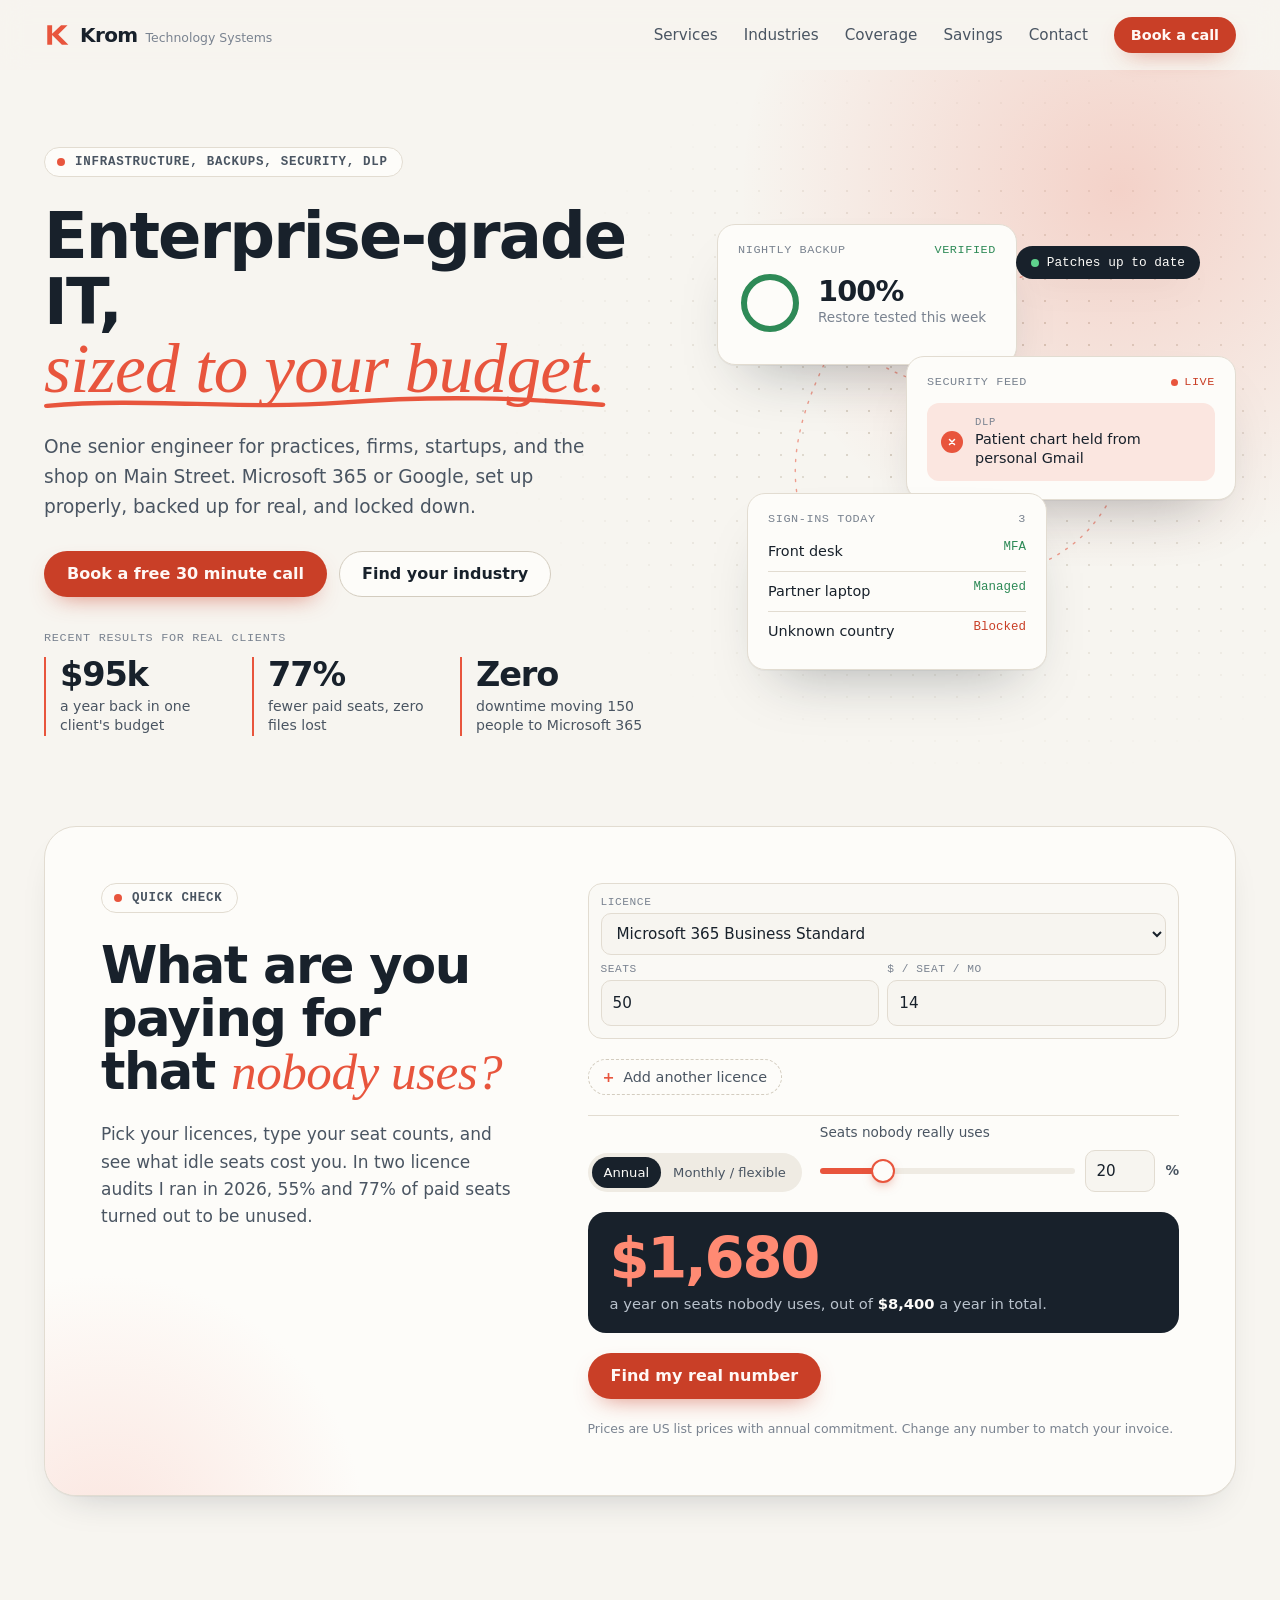
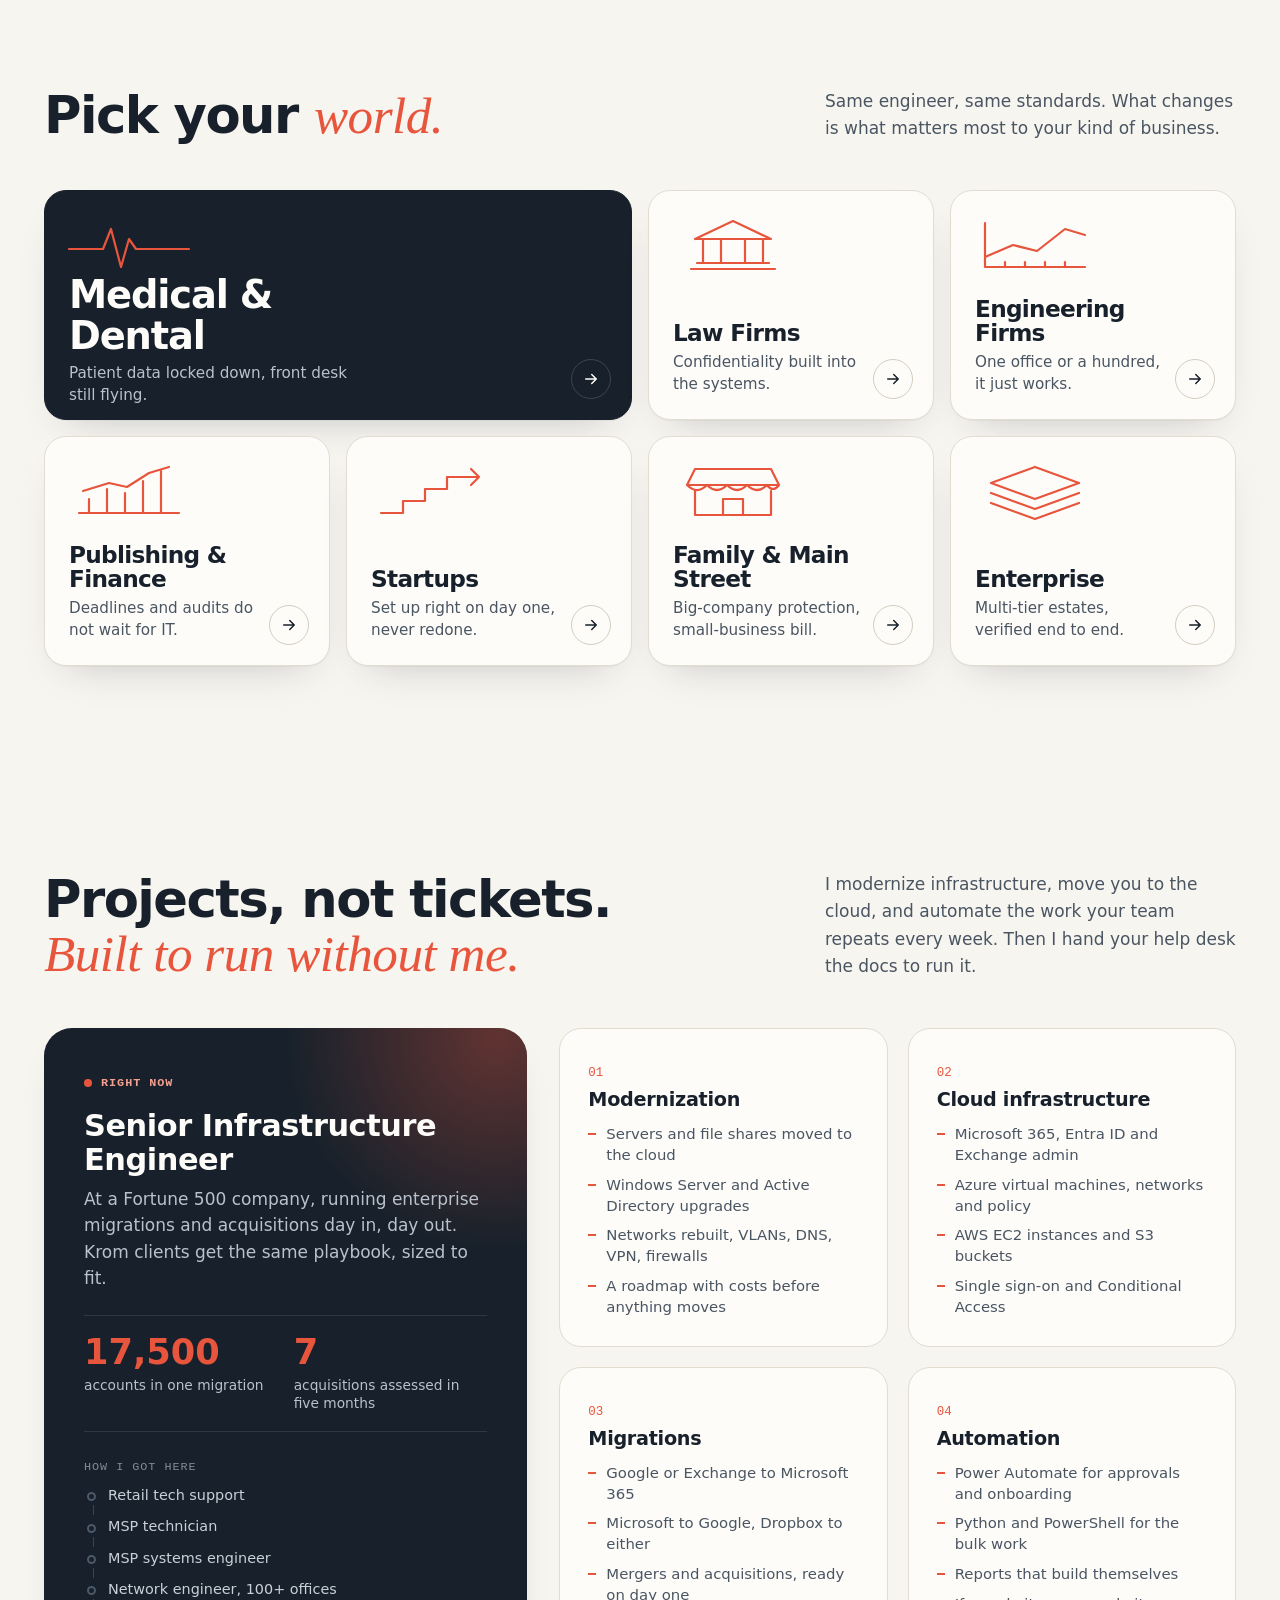
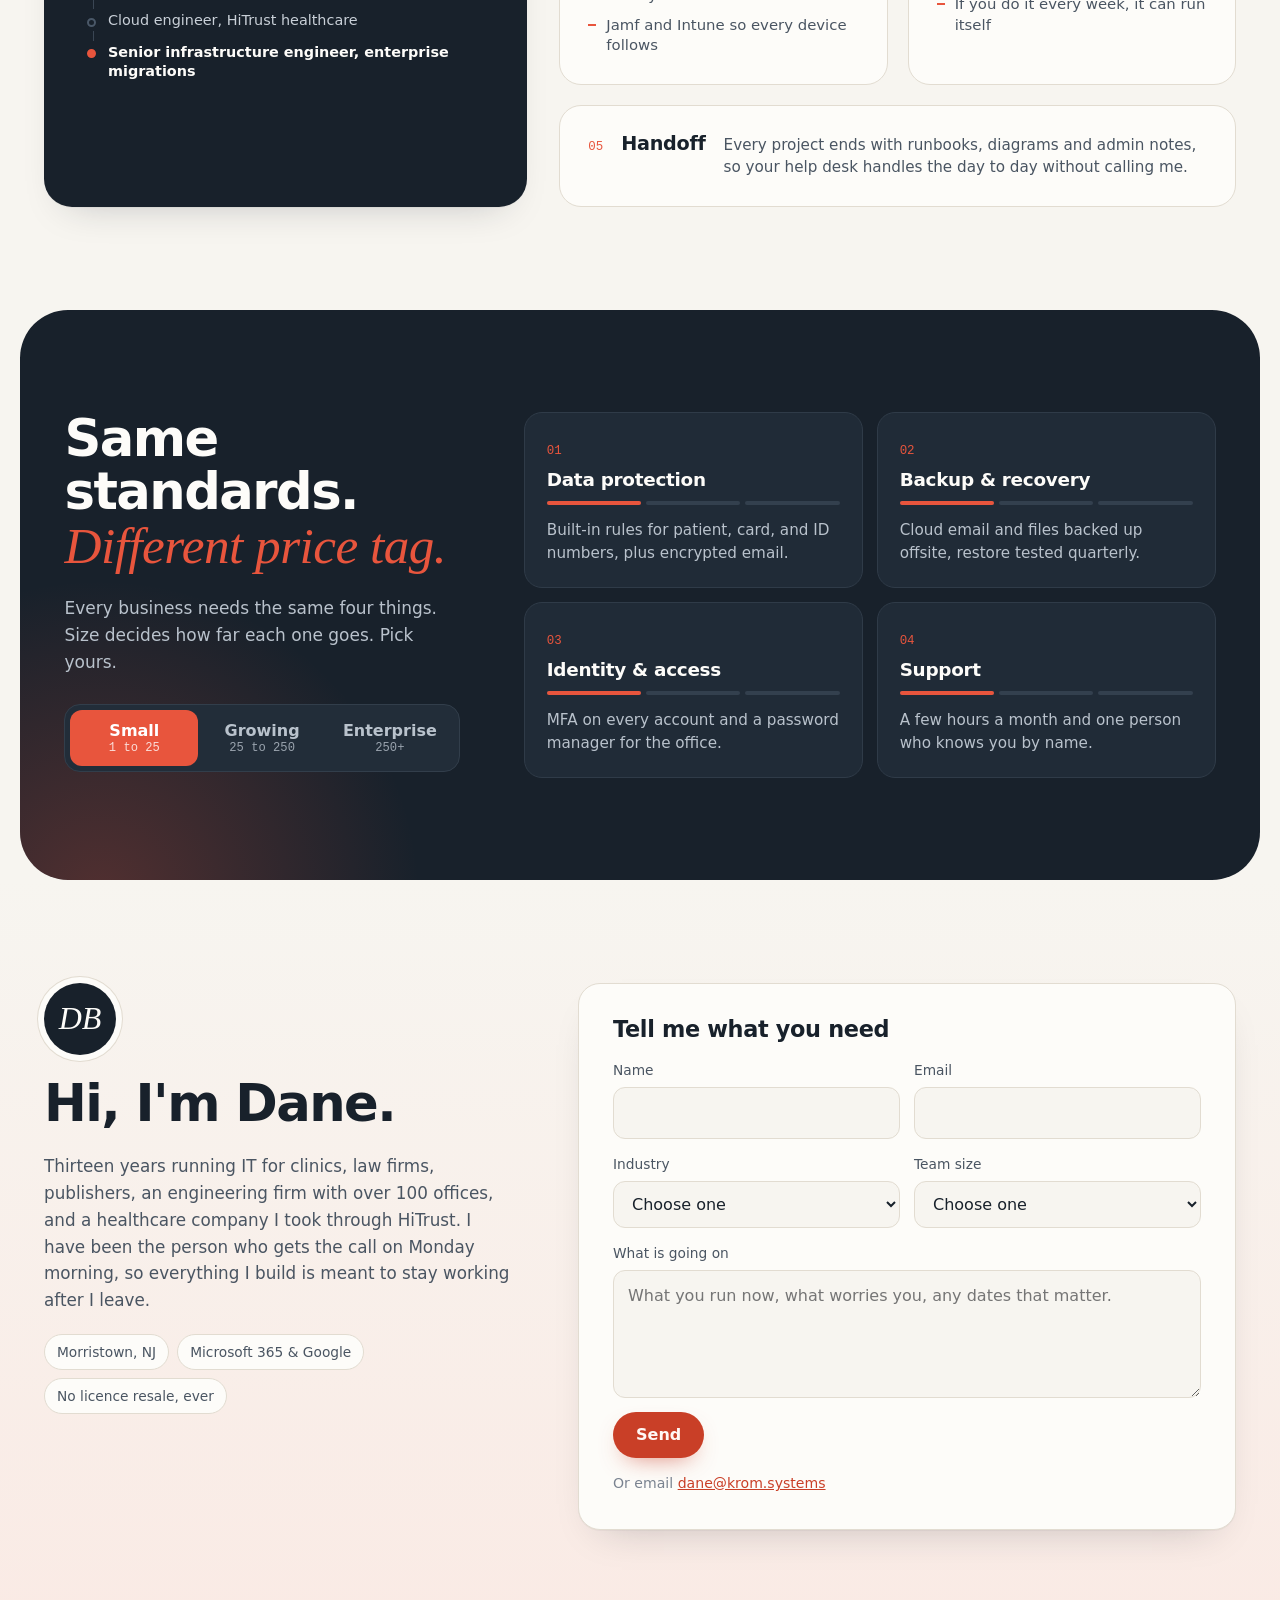
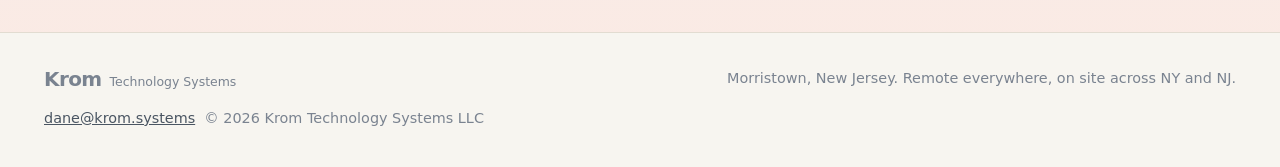
<file: index.html>
<!doctype html>
<html lang="en" class="no-js">
<head>
<meta charset="utf-8">
<meta name="viewport" content="width=device-width, initial-scale=1">
<title>Krom Technology Systems | Enterprise-grade IT, sized to your budget</title>
<meta name="description" content="Infrastructure, backups, security, and data loss prevention on Microsoft 365 and Google Workspace for medical and dental practices, law firms, engineering firms, startups, and growing businesses.">
<meta name="theme-color" content="#F7F5F0">
<meta http-equiv="Content-Security-Policy" content="default-src 'self'; script-src 'self'; style-src 'self' 'unsafe-inline' https://fonts.googleapis.com; font-src https://fonts.gstatic.com; img-src 'self' data:; connect-src https://formspree.io; form-action https://formspree.io; base-uri 'self'; object-src 'none'">
<meta name="referrer" content="strict-origin-when-cross-origin">
<link rel="icon" href="assets/favicon.svg" type="image/svg+xml">
<link rel="preconnect" href="https://fonts.googleapis.com">
<link rel="preconnect" href="https://fonts.gstatic.com" crossorigin>
<link href="https://fonts.googleapis.com/css2?family=Bricolage+Grotesque:opsz,wght@12..96,500;12..96,600;12..96,700;12..96,800&family=Instrument+Serif:ital@1&family=IBM+Plex+Sans:wght@400;500;600&family=IBM+Plex+Mono:wght@400;500&display=swap" rel="stylesheet">
<link rel="stylesheet" href="styles.css">
</head>
<body>
<div class="progress" aria-hidden="true"></div>
<a class="skip" href="#main">Skip to content</a>
<header class="nav">
  <div class="wrap nav-row">
    <a class="brand" href="index.html" aria-label="Krom Technology Systems, home">
      <svg class="brand-mark" viewBox="0 0 32 32" aria-hidden="true"><path d="M4 4h6v10.5L21 4h8L17.5 15.5 30 28h-8L10 16v12H4z"/></svg>
      <span class="brand-name">Krom<span class="brand-sub">Technology Systems</span></span>
    </a>
    <nav class="nav-links" aria-label="Main">
      <a href="index.html#services">Services</a>
      <a href="index.html#industries">Industries</a>
      <a href="index.html#coverage">Coverage</a>
      <a href="index.html#savings">Savings</a>
      <a href="index.html#contact">Contact</a>
      <a class="btn btn-primary btn-small" href="https://calendly.com/dane-krom/30min" target="_blank" rel="noopener">Book a call</a>
    </nav>
  </div>
</header>
<main id="main">

<section class="hero">
  <div class="wrap hero-grid">
    <div class="hero-copy">
      <p class="eyebrow"><span class="dot"></span>Infrastructure, backups, security, DLP</p>
      <h1><span class="sr">Enterprise-grade IT, sized to your budget.</span><span aria-hidden="true">Enterprise&#8209;grade IT,<br> <span class="accent">sized to your <span class="rotator">budget.</span><svg class="squiggle" viewBox="0 0 340 14" preserveAspectRatio="none" aria-hidden="true"><path d="M2 10 C 60 2, 120 14, 180 7 S 290 3, 338 9" pathLength="1"/></svg></span></span></h1>
      <p class="lede">One senior engineer for practices, firms, startups, and the shop on Main Street. Microsoft 365 or Google, set up properly, backed up for real, and locked down.</p>
      <div class="hero-actions">
        <a class="btn btn-primary" href="https://calendly.com/dane-krom/30min" target="_blank" rel="noopener">Book a free 30 minute call</a>
        <a class="btn btn-ghost" href="#industries">Find your industry</a>
      </div>
      <p class="trust-label">Recent results for real clients</p>
      <ul class="trust">
        <li><b data-count="95" data-prefix="$" data-suffix="k">$95k</b> a year back in one client's budget</li>
        <li><b data-count="77" data-suffix="%">77%</b> fewer paid seats, zero files lost</li>
        <li><b>Zero</b> downtime moving 150 people to Microsoft 365</li>
      </ul>
    </div>

    <div class="stage" aria-label="Example of what Krom watches for a client">
      <svg class="wires" viewBox="0 0 560 470" preserveAspectRatio="none" aria-hidden="true">
        <path d="M150 140 C 220 200, 300 170, 400 230"/>
        <path d="M420 300 C 380 360, 330 360, 250 400"/>
        <path d="M260 90 C 330 60, 380 70, 450 70"/>
        <path d="M120 150 C 60 260, 80 330, 150 380"/>
      </svg>
      <div class="layer" style="--z:1.2"><div class="hcard hc-backup" data-cycle><div class="face is-on"><div class="hc-head"><span>Nightly backup</span><span class="ok">Verified</span></div>
          <div class="ring-row"><svg class="ring ring-ok" viewBox="0 0 64 64" aria-hidden="true"><circle cx="32" cy="32" r="26" class="ring-bg"/><circle cx="32" cy="32" r="26" class="ring-fg" pathLength="100"/></svg>
          <div><b class="ring-n">100%</b><span>Restore tested this week</span></div></div></div><div class="face"><div class="hc-head"><span>Laptops patched</span><span class="ok">Done</span></div>
          <div class="ring-row"><svg class="ring ring-ok" viewBox="0 0 64 64" aria-hidden="true"><circle cx="32" cy="32" r="26" class="ring-bg"/><circle cx="32" cy="32" r="26" class="ring-fg" pathLength="100"/></svg>
          <div><b class="ring-n">48/48</b><span>Updated overnight, not during clinic hours</span></div></div></div><div class="face"><div class="hc-head"><span>MFA coverage</span><span class="ok">Enforced</span></div>
          <div class="ring-row"><svg class="ring ring-ok" viewBox="0 0 64 64" aria-hidden="true"><circle cx="32" cy="32" r="26" class="ring-bg"/><circle cx="32" cy="32" r="26" class="ring-fg" pathLength="100"/></svg>
          <div><b class="ring-n">100%</b><span>Every account, the owner's too</span></div></div></div><div class="face"><div class="hc-head"><span>Licence review</span><span class="bad">Saved</span></div>
          <div class="ring-row"><svg class="ring ring-coral" viewBox="0 0 64 64" aria-hidden="true"><circle cx="32" cy="32" r="26" class="ring-bg"/><circle cx="32" cy="32" r="26" class="ring-fg" pathLength="100"/></svg>
          <div><b class="ring-n">$4,320</b><span>A year in idle seats cancelled</span></div></div></div></div></div>

      <div class="layer" style="--z:2"><div class="hcard hc-dlp">
        <div class="hc-head"><span>Security feed</span><span class="live"><i></i>Live</span></div>
        <ul class="dlp-feed" aria-live="off"><li class="blk"><span><small class="tag">DLP</small>Patient chart held from personal Gmail</span></li><li class="blk"><span><small class="tag">Phishing</small>Fake invoice quarantined before the inbox</span></li><li class="fix"><span><small class="tag">Device</small>Lost laptop wiped remotely</span></li><li class="fix"><span><small class="tag">Access</small>Leaver locked out at 5:01 pm</span></li><li class="blk"><span><small class="tag">Email</small>Spoofed mail from your domain rejected</span></li><li class="fix"><span><small class="tag">Backup</small>Ransomware-hit folder restored in 4 min</span></li><li class="blk"><span><small class="tag">DLP</small>Card number stopped in a Teams chat</span></li></ul>
      </div></div>

      <div class="layer" style="--z:.8"><div class="hcard hc-sign" data-cycle><div class="face is-on"><div class="hc-head"><span>Sign-ins today</span><span>3</span></div>
          <ul class="sign-list"><li><span>Front desk</span><em class="ok">MFA</em></li><li><span>Partner laptop</span><em class="ok">Managed</em></li><li><span>Unknown country</span><em class="bad">Blocked</em></li></ul></div><div class="face"><div class="hc-head"><span>Devices</span><span>24</span></div>
          <ul class="sign-list"><li><span>Reception PC</span><em class="ok">Encrypted</em></li><li><span>Exam room iPad</span><em class="ok">Managed</em></li><li><span>Old file server</span><em class="ok">Retired</em></li></ul></div><div class="face"><div class="hc-head"><span>Expiring soon</span><span>3</span></div>
          <ul class="sign-list"><li><span>Website certificate</span><em class="ok">Renewed</em></li><li><span>Domain name</span><em class="ok">Auto-renew</em></li><li><span>Firewall licence</span><em class="bad">30 days</em></li></ul></div><div class="face"><div class="hc-head"><span>People changes</span><span>3</span></div>
          <ul class="sign-list"><li><span>New hire, Monday</span><em class="ok">Ready</em></li><li><span>Leaver, today</span><em class="ok">Removed</em></li><li><span>Shared inbox</span><em class="ok">Owner set</em></li></ul></div></div></div>

      <div class="layer" style="--z:2.4"><div class="pill-stack" data-cycle><div class="face is-on"><span class="pill"><i></i>Patches up to date</span></div><div class="face"><span class="pill"><i></i>Certificate valid, 364 days</span></div><div class="face"><span class="pill"><i></i>Backups offsite</span></div><div class="face"><span class="pill"><i></i>Spam filter tuned</span></div></div></div>
    </div>
  </div>
</section>

<section class="section-tight" id="savings">
  <div class="wrap">
    <div class="calc" data-reveal>
      <div class="calc-copy">
        <p class="eyebrow"><span class="dot"></span>Quick check</p>
        <h2>What are you paying for that <span class="accent">nobody uses?</span></h2>
        <p>Pick your licences, type your seat counts, and see what idle seats cost you. In two licence audits I ran in 2026, 55% and 77% of paid seats turned out to be unused.</p>
      </div>
      <form class="calc-ui" novalidate>
        <div class="calc-rows">
          <div class="calc-row">
            <label class="cr-plan"><span>Licence</span><select name="plan"><optgroup label="Google Workspace"><option value="gws-starter" data-price="7">Google Workspace Business Starter</option><option value="gws-standard" data-price="14">Google Workspace Business Standard</option><option value="gws-plus" data-price="22">Google Workspace Business Plus</option><option value="gws-ent" data-price="0">Google Workspace Enterprise (enter your price)</option></optgroup><optgroup label="Microsoft 365"><option value="m365-basic" data-price="7">Microsoft 365 Business Basic</option><option value="m365-standard" data-price="14" selected>Microsoft 365 Business Standard</option><option value="m365-premium" data-price="22">Microsoft 365 Business Premium</option><option value="o365-e3" data-price="26">Office 365 E3</option><option value="m365-e3" data-price="39">Microsoft 365 E3</option><option value="m365-e5" data-price="60">Microsoft 365 E5</option></optgroup><optgroup label="Add-ons"><option value="copilot" data-price="30">Microsoft 365 Copilot</option><option value="pbi-pro" data-price="14">Power BI Pro</option><option value="pbi-ppu" data-price="24">Power BI Premium Per User</option></optgroup><optgroup label="Other"><option value="other" data-price="0">Something else (enter your price)</option></optgroup></select></label>
            <label class="cr-seats"><span>Seats</span><input type="number" name="seats" inputmode="numeric" min="1" max="100000" step="1" value="50"></label>
            <label class="cr-price"><span>$ / seat / mo</span><input type="number" name="price" inputmode="decimal" min="0" max="1000" step="0.01" value="14"></label>
            <button type="button" class="cr-del" aria-label="Remove this licence"><svg viewBox="0 0 24 24" aria-hidden="true"><path d="M6 6l12 12M18 6L6 18"/></svg></button>
          </div>
        </div>
        <template id="calc-row-tpl"><div class="calc-row">
            <label class="cr-plan"><span>Licence</span><select name="plan"><optgroup label="Google Workspace"><option value="gws-starter" data-price="7">Google Workspace Business Starter</option><option value="gws-standard" data-price="14" selected>Google Workspace Business Standard</option><option value="gws-plus" data-price="22">Google Workspace Business Plus</option><option value="gws-ent" data-price="0">Google Workspace Enterprise (enter your price)</option></optgroup><optgroup label="Microsoft 365"><option value="m365-basic" data-price="7">Microsoft 365 Business Basic</option><option value="m365-standard" data-price="14">Microsoft 365 Business Standard</option><option value="m365-premium" data-price="22">Microsoft 365 Business Premium</option><option value="o365-e3" data-price="26">Office 365 E3</option><option value="m365-e3" data-price="39">Microsoft 365 E3</option><option value="m365-e5" data-price="60">Microsoft 365 E5</option></optgroup><optgroup label="Add-ons"><option value="copilot" data-price="30">Microsoft 365 Copilot</option><option value="pbi-pro" data-price="14">Power BI Pro</option><option value="pbi-ppu" data-price="24">Power BI Premium Per User</option></optgroup><optgroup label="Other"><option value="other" data-price="0">Something else (enter your price)</option></optgroup></select></label>
            <label class="cr-seats"><span>Seats</span><input type="number" name="seats" inputmode="numeric" min="1" max="100000" step="1" value="25"></label>
            <label class="cr-price"><span>$ / seat / mo</span><input type="number" name="price" inputmode="decimal" min="0" max="1000" step="0.01" value="14"></label>
            <button type="button" class="cr-del" aria-label="Remove this licence"><svg viewBox="0 0 24 24" aria-hidden="true"><path d="M6 6l12 12M18 6L6 18"/></svg></button>
          </div></template>
        <button type="button" class="calc-add"><span aria-hidden="true">+</span> Add another licence</button>
        <div class="calc-opts">
          <div class="seg" role="group" aria-label="Billing">
            <button type="button" aria-pressed="true" data-bill="1">Annual</button>
            <button type="button" aria-pressed="false" data-bill="1.2">Monthly / flexible</button>
          </div>
          <label class="calc-unused"><span>Seats nobody really uses</span>
            <span class="unused-ctl"><input type="range" name="unused" min="0" max="90" step="1" value="20" aria-label="Unused percent, slider"><input type="number" name="unused-n" min="0" max="90" step="1" value="20" aria-label="Unused percent"><b>%</b></span>
          </label>
        </div>
        <div class="calc-out" aria-live="polite">
          <span class="calc-n">$1,680</span>
          <span class="calc-l">a year on seats nobody uses, out of <b class="calc-total">$8,400</b> a year in total.</span>
        </div>
        <a class="btn btn-primary" href="#contact">Find my real number</a>
        <p class="calc-fine">Prices are US list prices with annual commitment. Change any number to match your invoice.</p>
      </form>
    </div>
  </div>
</section>

<section class="section" id="industries">
  <div class="wrap">
    <div class="section-head split" data-reveal>
      <h2>Pick your <span class="accent">world.</span></h2>
      <p>Same engineer, same standards. What changes is what matters most to your kind of business.</p>
    </div>
    <div class="bento">
      <a class="tile tile-wide" href="medical.html" style="view-transition-name: sector-medical" data-reveal>
        <svg class="motif" viewBox="0 0 120 60" aria-hidden="true"><path d="M0 34 H34 L42 14 L52 52 L60 24 L67 34 H120" pathLength="1"/></svg>
        <span class="tile-text">
          <span class="tile-name">Medical & Dental</span>
          <span class="tile-hook">Patient data locked down, front desk still flying.</span>
        </span>
        <span class="tile-go" aria-hidden="true"><svg viewBox="0 0 24 24"><path d="M5 12h14M13 6l6 6-6 6"/></svg></span>
      </a>
      <a class="tile" href="law.html" style="view-transition-name: sector-law" data-reveal>
        <svg class="motif" viewBox="0 0 120 60" aria-hidden="true"><path d="M18 54 H102 M24 48 H96 M30 48 V24 M48 48 V24 M72 48 V24 M90 48 V24 M22 24 H98 L60 6 Z" pathLength="1"/></svg>
        <span class="tile-text">
          <span class="tile-name">Law Firms</span>
          <span class="tile-hook">Confidentiality built into the systems.</span>
        </span>
        <span class="tile-go" aria-hidden="true"><svg viewBox="0 0 24 24"><path d="M5 12h14M13 6l6 6-6 6"/></svg></span>
      </a>
      <a class="tile" href="engineering.html" style="view-transition-name: sector-engineering" data-reveal>
        <svg class="motif" viewBox="0 0 120 60" aria-hidden="true"><path d="M10 52 H110 M10 52 V8 M10 42 L38 30 L62 36 L90 14 L110 20 M30 52 V47 M50 52 V47 M70 52 V47 M90 52 V47" pathLength="1"/></svg>
        <span class="tile-text">
          <span class="tile-name">Engineering Firms</span>
          <span class="tile-hook">One office or a hundred, it just works.</span>
        </span>
        <span class="tile-go" aria-hidden="true"><svg viewBox="0 0 24 24"><path d="M5 12h14M13 6l6 6-6 6"/></svg></span>
      </a>
      <a class="tile" href="finance.html" style="view-transition-name: sector-finance" data-reveal>
        <svg class="motif" viewBox="0 0 120 60" aria-hidden="true"><path d="M10 52 H110 M20 52 V38 M38 52 V28 M56 52 V32 M74 52 V20 M92 52 V10 M14 30 L40 22 L58 26 L80 12 L100 6" pathLength="1"/></svg>
        <span class="tile-text">
          <span class="tile-name">Publishing & Finance</span>
          <span class="tile-hook">Deadlines and audits do not wait for IT.</span>
        </span>
        <span class="tile-go" aria-hidden="true"><svg viewBox="0 0 24 24"><path d="M5 12h14M13 6l6 6-6 6"/></svg></span>
      </a>
      <a class="tile" href="startups.html" style="view-transition-name: sector-startups" data-reveal>
        <svg class="motif" viewBox="0 0 120 60" aria-hidden="true"><path d="M10 52 H32 V40 H54 V28 H76 V16 H108 M100 8 L108 16 L100 24" pathLength="1"/></svg>
        <span class="tile-text">
          <span class="tile-name">Startups</span>
          <span class="tile-hook">Set up right on day one, never redone.</span>
        </span>
        <span class="tile-go" aria-hidden="true"><svg viewBox="0 0 24 24"><path d="M5 12h14M13 6l6 6-6 6"/></svg></span>
      </a>
      <a class="tile" href="small-business.html" style="view-transition-name: sector-small-business" data-reveal>
        <svg class="motif" viewBox="0 0 120 60" aria-hidden="true"><path d="M14 24 H106 L98 8 H22 Z M14 24 Q24 34 34 24 Q44 34 54 24 Q64 34 74 24 Q84 34 94 24 Q100 32 106 24 M22 30 V54 H98 V30 M50 54 V38 H70 V54" pathLength="1"/></svg>
        <span class="tile-text">
          <span class="tile-name">Family & Main Street</span>
          <span class="tile-hook">Big-company protection, small-business bill.</span>
        </span>
        <span class="tile-go" aria-hidden="true"><svg viewBox="0 0 24 24"><path d="M5 12h14M13 6l6 6-6 6"/></svg></span>
      </a>
      <a class="tile" href="enterprise.html" style="view-transition-name: sector-enterprise" data-reveal>
        <svg class="motif" viewBox="0 0 120 60" aria-hidden="true"><path d="M60 6 L104 22 L60 38 L16 22 Z M16 32 L60 48 L104 32 M16 42 L60 58 L104 42" pathLength="1"/></svg>
        <span class="tile-text">
          <span class="tile-name">Enterprise</span>
          <span class="tile-hook">Multi-tier estates, verified end to end.</span>
        </span>
        <span class="tile-go" aria-hidden="true"><svg viewBox="0 0 24 24"><path d="M5 12h14M13 6l6 6-6 6"/></svg></span>
      </a>
    </div>
  </div>
</section>

<section class="section" id="services">
  <div class="wrap">
    <div class="section-head split" data-reveal>
      <h2>Projects, not tickets.<br><span class="accent">Built to run without me.</span></h2>
      <p>I modernize infrastructure, move you to the cloud, and automate the work your team repeats every week. Then I hand your help desk the docs to run it.</p>
    </div>
    <div class="svc-grid">
      <aside class="now-card" data-reveal>
        <span class="now-tag"><i aria-hidden="true"></i>Right now</span>
        <h3>Senior Infrastructure Engineer</h3>
        <p>At a Fortune 500 company, running enterprise migrations and acquisitions day in, day out. Krom clients get the same playbook, sized to fit.</p>
        <dl class="now-stats">
          <div><dt>17,500</dt><dd>accounts in one migration</dd></div>
          <div><dt>7</dt><dd>acquisitions assessed in five months</dd></div>
        </dl>
        <span class="now-label">How I got here</span>
        <ol class="path">
          <li>Retail tech support</li><li>MSP technician</li><li>MSP systems engineer</li><li>Network engineer, 100+ offices</li><li>Cloud engineer, HiTrust healthcare</li><li class="here">Senior infrastructure engineer, enterprise migrations</li>
        </ol>
      </aside>
      <div class="svc">
      <div class="svc-col" data-reveal><span class="svc-n">01</span><h3>Modernization</h3><ul><li>Servers and file shares moved to the cloud</li><li>Windows Server and Active Directory upgrades</li><li>Networks rebuilt, VLANs, DNS, VPN, firewalls</li><li>A roadmap with costs before anything moves</li></ul></div>
      <div class="svc-col" data-reveal><span class="svc-n">02</span><h3>Cloud infrastructure</h3><ul><li>Microsoft 365, Entra ID and Exchange admin</li><li>Azure virtual machines, networks and policy</li><li>AWS EC2 instances and S3 buckets</li><li>Single sign-on and Conditional Access</li></ul></div>
      <div class="svc-col" data-reveal><span class="svc-n">03</span><h3>Migrations</h3><ul><li>Google or Exchange to Microsoft 365</li><li>Microsoft to Google, Dropbox to either</li><li>Mergers and acquisitions, ready on day one</li><li>Jamf and Intune so every device follows</li></ul></div>
      <div class="svc-col" data-reveal><span class="svc-n">04</span><h3>Automation</h3><ul><li>Power Automate for approvals and onboarding</li><li>Python and PowerShell for the bulk work</li><li>Reports that build themselves</li><li>If you do it every week, it can run itself</li></ul></div>
      <div class="svc-col svc-wide" data-reveal><span class="svc-n">05</span><h3>Handoff</h3><p>Every project ends with runbooks, diagrams and admin notes, so your help desk handles the day to day without calling me.</p></div>
      </div>
    </div>
  </div>
</section>

<section class="section band" id="coverage">
  <div class="wrap coverage">
    <div class="coverage-head" data-reveal>
      <h2>Same standards.<br><span class="accent">Different price tag.</span></h2>
      <p>Every business needs the same four things. Size decides how far each one goes. Pick yours.</p>
      <div class="sizer" role="group" aria-label="Business size">
        <button type="button" aria-pressed="true" data-tier="small">Small<span>1 to 25</span></button>
        <button type="button" aria-pressed="false" data-tier="growing">Growing<span>25 to 250</span></button>
        <button type="button" aria-pressed="false" data-tier="enterprise">Enterprise<span>250+</span></button>
      </div>
    </div>
    <div class="pillars" data-show="small" data-reveal>
        <article class="pillar" style="--d:0ms">
          <span class="pillar-n">01</span>
          <h3>Data protection</h3>
          <span class="meter" aria-hidden="true"><i></i><i></i><i></i></span>
          <p data-t="small">Built-in rules for patient, card, and ID numbers, plus encrypted email.</p><p data-t="growing">Protection across email, files, and chat, with retention and legal hold.</p><p data-t="enterprise">HIPAA, HiTrust, and SOC 2 controls mapped to real settings, evidence per audit.</p>
        </article>
        <article class="pillar" style="--d:80ms">
          <span class="pillar-n">02</span>
          <h3>Backup & recovery</h3>
          <span class="meter" aria-hidden="true"><i></i><i></i><i></i></span>
          <p data-t="small">Cloud email and files backed up offsite, restore tested quarterly.</p><p data-t="growing">Daily, ransomware-proof backups for servers and cloud, tested twice a year.</p><p data-t="enterprise">Recovery targets per system, cross-region copies, signed DR exercises.</p>
        </article>
        <article class="pillar" style="--d:160ms">
          <span class="pillar-n">03</span>
          <h3>Identity & access</h3>
          <span class="meter" aria-hidden="true"><i></i><i></i><i></i></span>
          <p data-t="small">MFA on every account and a password manager for the office.</p><p data-t="growing">Trusted-device sign-in, managed laptops, leavers locked out same day.</p><p data-t="enterprise">Zero Trust design, privileged access, single sign-on across every app.</p>
        </article>
        <article class="pillar" style="--d:240ms">
          <span class="pillar-n">04</span>
          <h3>Support</h3>
          <span class="meter" aria-hidden="true"><i></i><i></i><i></i></span>
          <p data-t="small">A few hours a month and one person who knows you by name.</p><p data-t="growing">Monitoring, patching, onboarding, and offboarding on a retainer.</p><p data-t="enterprise">Projects per workstream and a fractional IT lead in between.</p>
        </article>
    </div>
  </div>
</section>

<section class="section band-soft" id="contact">
  <div class="wrap contact">
    <div class="about" data-reveal>
      <span class="mono">DB</span>
      <h2>Hi, I'm Dane.</h2>
      <p>Thirteen years running IT for clinics, law firms, publishers, an engineering firm with over 100 offices, and a healthcare company I took through HiTrust. I have been the person who gets the call on Monday morning, so everything I build is meant to stay working after I leave.</p>
      <ul class="facts">
        <li>Morristown, NJ</li><li>Microsoft 365 &amp; Google</li><li>No licence resale, ever</li>
      </ul>
    </div>
    <form class="form" action="https://formspree.io/f/mkjrryqa" method="POST" novalidate data-reveal>
      <h3>Tell me what you need</h3>
      <div class="field-row">
        <label>Name<input type="text" name="name" autocomplete="name" maxlength="100" required></label>
        <label>Email<input type="email" name="email" autocomplete="email" maxlength="254" required></label>
      </div>
      <div class="field-row">
        <label>Industry
          <select name="industry" required><option value="" selected disabled>Choose one</option><option value="medical">Medical & Dental</option><option value="law">Law Firms</option><option value="engineering">Engineering Firms</option><option value="finance">Publishing & Finance</option><option value="startups">Startups</option><option value="small-business">Family & Main Street</option><option value="enterprise">Enterprise</option><option value="other">Something else</option></select>
        </label>
        <label>Team size
          <select name="size" required><option value="" selected disabled>Choose one</option><option>1 to 10</option><option>10 to 50</option><option>50 to 250</option><option>250 to 1,000</option><option>1,000+</option></select>
        </label>
      </div>
      <label>What is going on<textarea name="message" rows="4" maxlength="2000" placeholder="What you run now, what worries you, any dates that matter."></textarea></label>
      <input type="text" name="_gotcha" class="hp" tabindex="-1" autocomplete="off" aria-hidden="true">
      <div class="form-actions">
        <button class="btn btn-primary" type="submit">Send</button>
        <p class="form-status" role="status" aria-live="polite"></p>
      </div>
      <p class="form-alt">Or email <a class="js-mail" data-u="dane" data-d="krom.systems" href="#contact">dane [at] krom.systems</a></p>
    </form>
  </div>
</section>
</main>
<footer class="footer">
  <div class="wrap footer-row">
    <span class="brand-name">Krom<span class="brand-sub">Technology Systems</span></span>
    <p>Morristown, New Jersey. Remote everywhere, on site across NY and NJ.</p>
    <p><a class="js-mail" data-u="dane" data-d="krom.systems" href="#contact">dane [at] krom.systems</a> &nbsp;&copy; <span data-year>2026</span> Krom Technology Systems LLC</p>
  </div>
</footer>
<script src="main.js"></script>
</body>
</html>
</file>
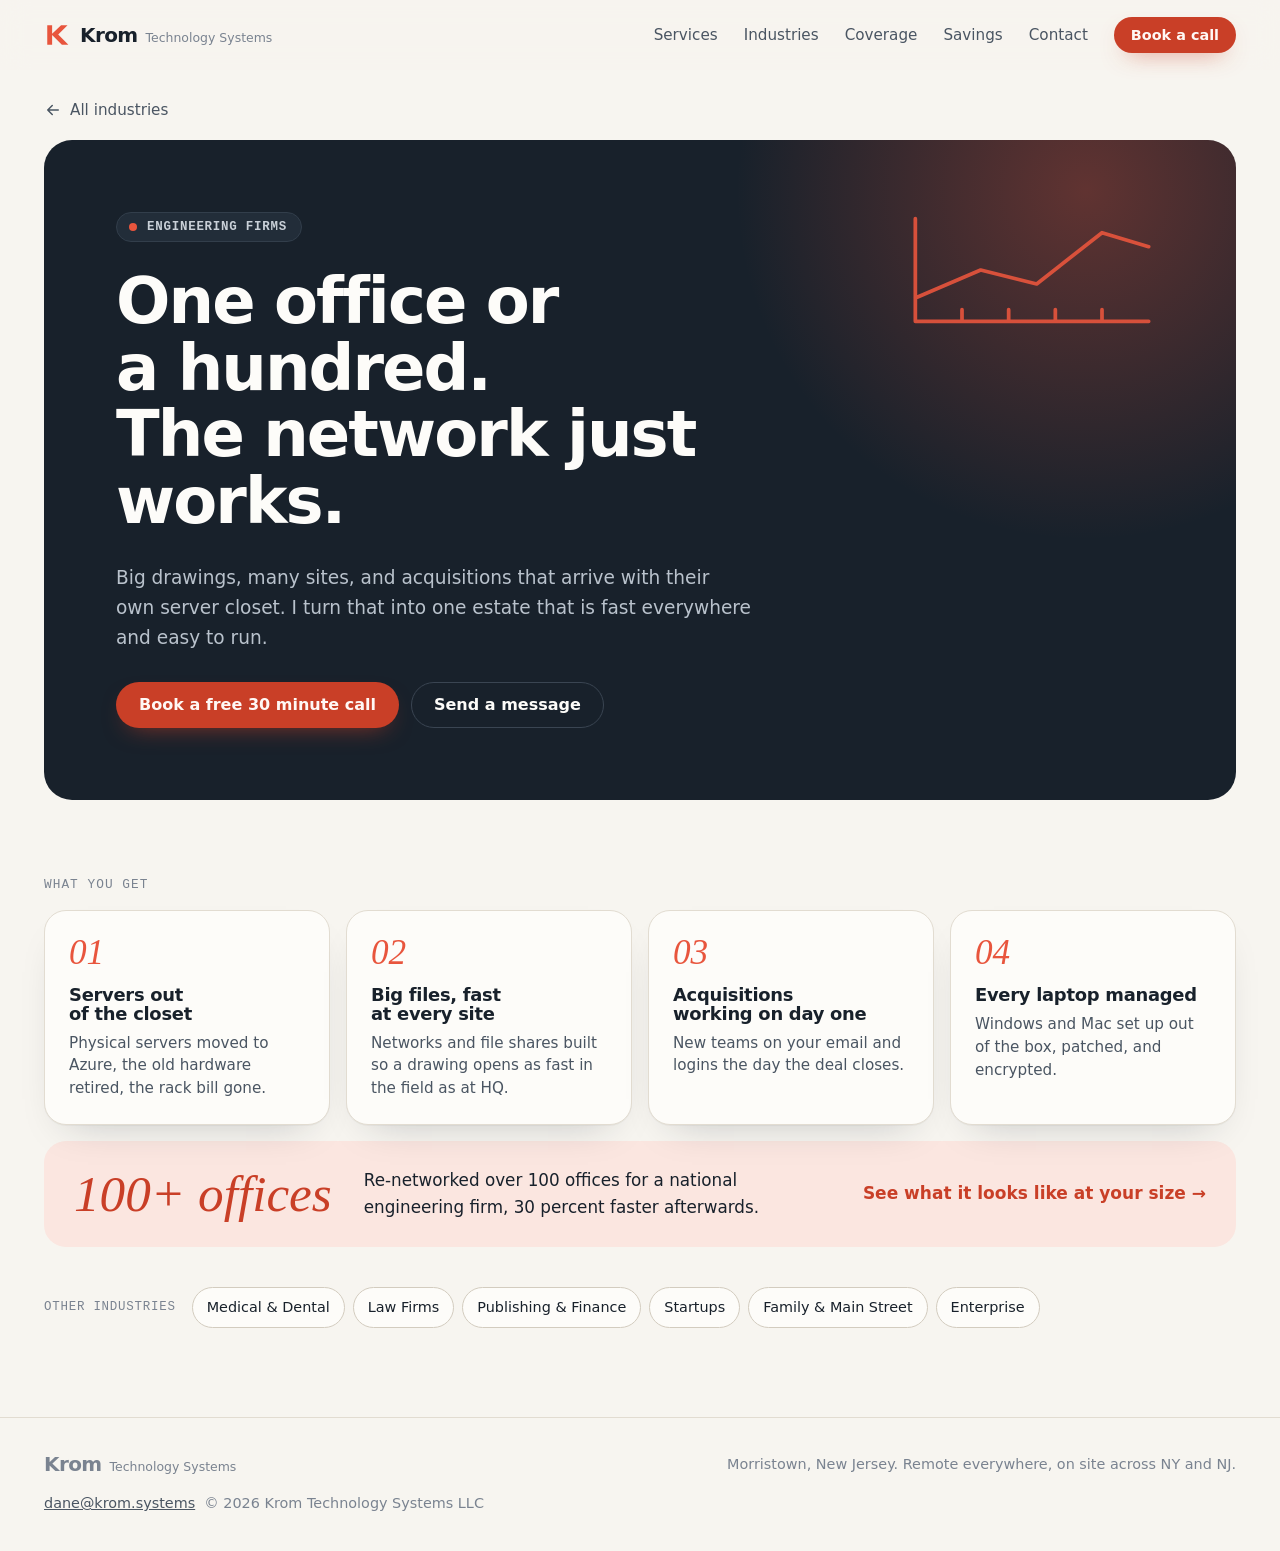
<file: engineering.html>
<!doctype html>
<html lang="en" class="no-js">
<head>
<meta charset="utf-8">
<meta name="viewport" content="width=device-width, initial-scale=1">
<title>Engineering Firms IT | Krom Technology Systems</title>
<meta name="description" content="One office or a hundred, it just works. IT, security, and backups for engineering firms.">
<meta name="theme-color" content="#F7F5F0">
<meta http-equiv="Content-Security-Policy" content="default-src 'self'; script-src 'self'; style-src 'self' 'unsafe-inline' https://fonts.googleapis.com; font-src https://fonts.gstatic.com; img-src 'self' data:; connect-src https://formspree.io; form-action https://formspree.io; base-uri 'self'; object-src 'none'">
<meta name="referrer" content="strict-origin-when-cross-origin">
<link rel="icon" href="assets/favicon.svg" type="image/svg+xml">
<link rel="preconnect" href="https://fonts.googleapis.com">
<link rel="preconnect" href="https://fonts.gstatic.com" crossorigin>
<link href="https://fonts.googleapis.com/css2?family=Bricolage+Grotesque:opsz,wght@12..96,500;12..96,600;12..96,700;12..96,800&family=Instrument+Serif:ital@1&family=IBM+Plex+Sans:wght@400;500;600&family=IBM+Plex+Mono:wght@400;500&display=swap" rel="stylesheet">
<link rel="stylesheet" href="styles.css">
</head>
<body>
<div class="progress" aria-hidden="true"></div>
<a class="skip" href="#main">Skip to content</a>
<header class="nav">
  <div class="wrap nav-row">
    <a class="brand" href="index.html" aria-label="Krom Technology Systems, home">
      <svg class="brand-mark" viewBox="0 0 32 32" aria-hidden="true"><path d="M4 4h6v10.5L21 4h8L17.5 15.5 30 28h-8L10 16v12H4z"/></svg>
      <span class="brand-name">Krom<span class="brand-sub">Technology Systems</span></span>
    </a>
    <nav class="nav-links" aria-label="Main">
      <a href="index.html#services">Services</a>
      <a href="index.html#industries">Industries</a>
      <a href="index.html#coverage">Coverage</a>
      <a href="index.html#savings">Savings</a>
      <a href="index.html#contact">Contact</a>
      <a class="btn btn-primary btn-small" href="https://calendly.com/dane-krom/30min" target="_blank" rel="noopener">Book a call</a>
    </nav>
  </div>
</header>
<main id="main">

<section class="sector-top">
  <div class="wrap">
    <a class="back" href="index.html#industries"><svg viewBox="0 0 24 24" aria-hidden="true"><path d="M19 12H5M11 6l-6 6 6 6"/></svg>All industries</a>
    <div class="sector-card" style="view-transition-name: sector-engineering">
      <svg class="motif motif-big" viewBox="0 0 120 60" aria-hidden="true"><path d="M10 52 H110 M10 52 V8 M10 42 L38 30 L62 36 L90 14 L110 20 M30 52 V47 M50 52 V47 M70 52 V47 M90 52 V47" pathLength="1"/></svg>
      <p class="eyebrow"><span class="dot"></span>Engineering Firms</p>
      <h1>One office or a hundred.<br>The network just works.</h1>
      <p class="lede">Big drawings, many sites, and acquisitions that arrive with their own server closet. I turn that into one estate that is fast everywhere and easy to run.</p>
      <div class="hero-actions">
        <a class="btn btn-primary" href="https://calendly.com/dane-krom/30min" target="_blank" rel="noopener">Book a free 30 minute call</a>
        <a class="btn btn-ghost" href="index.html?industry=engineering#contact">Send a message</a>
      </div>
    </div>
  </div>
</section>

<section class="section-tight">
  <div class="wrap">
    <h2 class="small-h" data-reveal>What you get</h2>
    <ol class="outcomes">
      <li data-reveal><span class="out-n">01</span><h3>Servers out of the closet</h3><p>Physical servers moved to Azure, the old hardware retired, the rack bill gone.</p></li>
      <li data-reveal><span class="out-n">02</span><h3>Big files, fast at every site</h3><p>Networks and file shares built so a drawing opens as fast in the field as at HQ.</p></li>
      <li data-reveal><span class="out-n">03</span><h3>Acquisitions working on day one</h3><p>New teams on your email and logins the day the deal closes.</p></li>
      <li data-reveal><span class="out-n">04</span><h3>Every laptop managed</h3><p>Windows and Mac set up out of the box, patched, and encrypted.</p></li>
    </ol>
    <div class="proof" data-reveal>
      <span class="proof-stat">100+ offices</span>
      <p>Re-networked over 100 offices for a national engineering firm, 30 percent faster afterwards.</p>
      <a class="link" href="index.html#coverage">See what it looks like at your size <span aria-hidden="true">&rarr;</span></a>
    </div>
    <nav class="others" aria-label="Other industries" data-reveal>
      <span>Other industries</span><a class="chip" href="medical.html">Medical & Dental</a><a class="chip" href="law.html">Law Firms</a><a class="chip" href="finance.html">Publishing & Finance</a><a class="chip" href="startups.html">Startups</a><a class="chip" href="small-business.html">Family & Main Street</a><a class="chip" href="enterprise.html">Enterprise</a>
    </nav>
  </div>
</section>
</main>
<footer class="footer">
  <div class="wrap footer-row">
    <span class="brand-name">Krom<span class="brand-sub">Technology Systems</span></span>
    <p>Morristown, New Jersey. Remote everywhere, on site across NY and NJ.</p>
    <p><a class="js-mail" data-u="dane" data-d="krom.systems" href="#contact">dane [at] krom.systems</a> &nbsp;&copy; <span data-year>2026</span> Krom Technology Systems LLC</p>
  </div>
</footer>
<script src="main.js"></script>
</body>
</html>
</file>
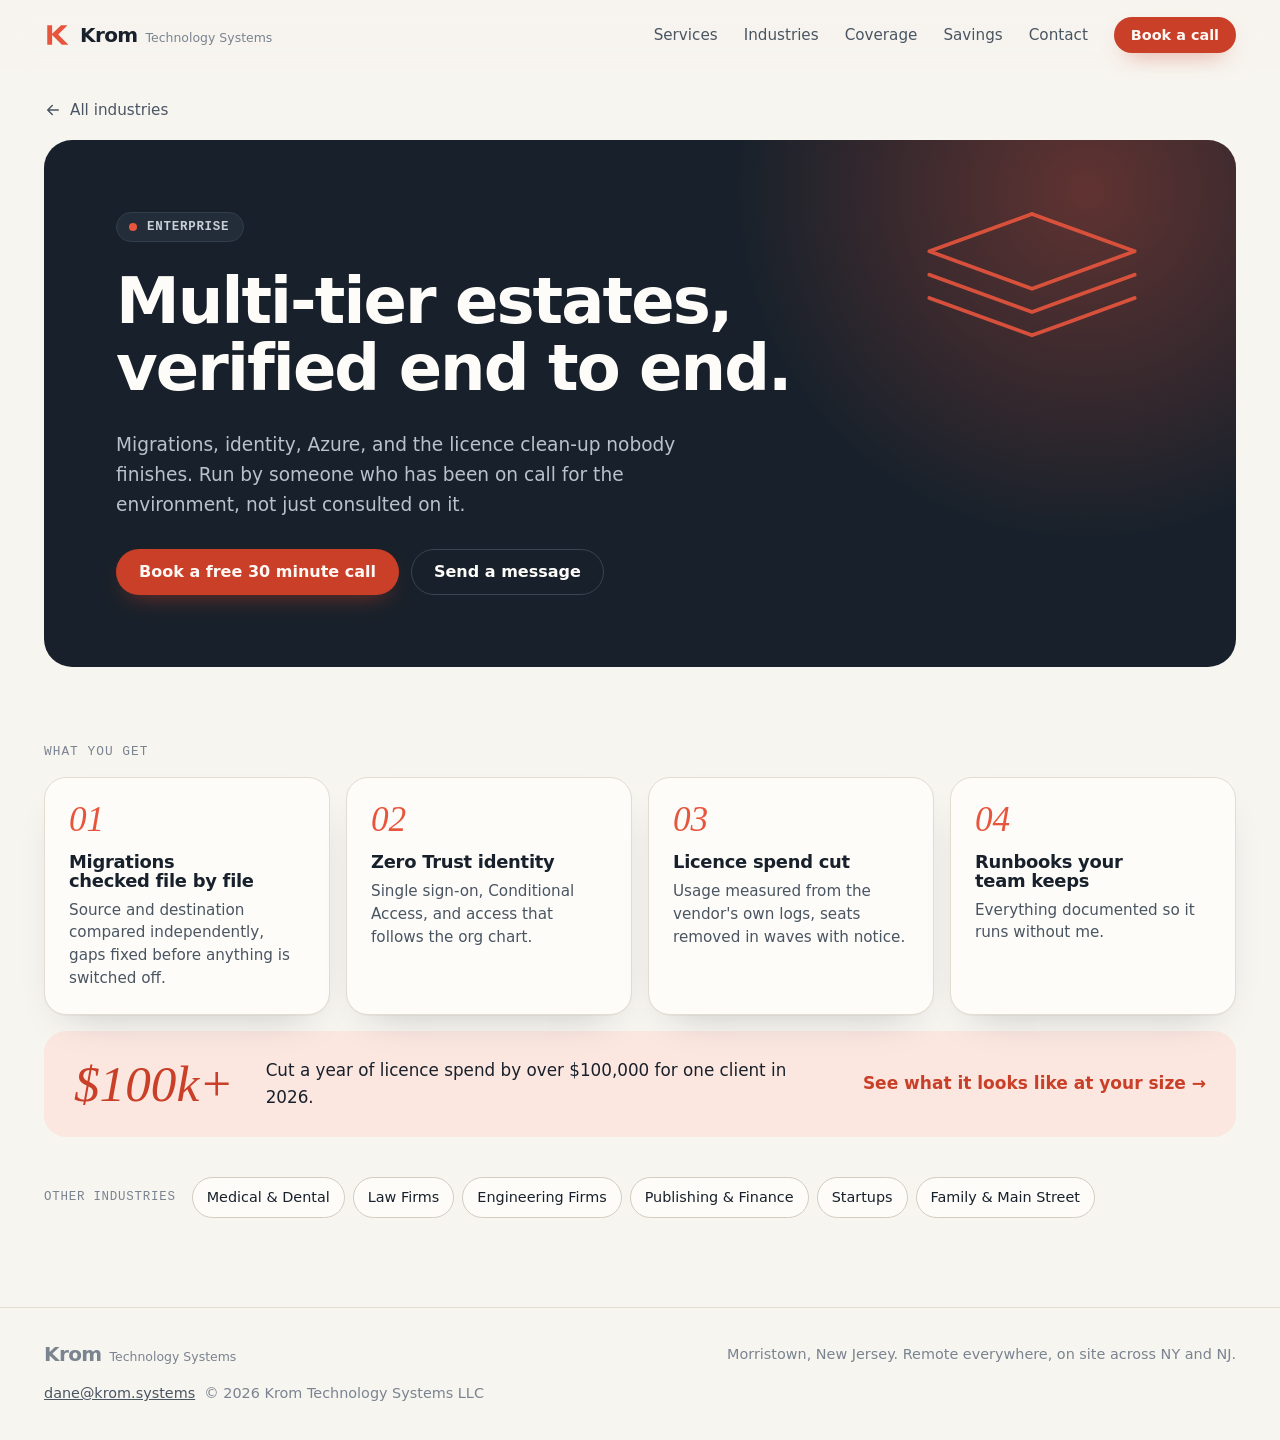
<file: enterprise.html>
<!doctype html>
<html lang="en" class="no-js">
<head>
<meta charset="utf-8">
<meta name="viewport" content="width=device-width, initial-scale=1">
<title>Enterprise IT | Krom Technology Systems</title>
<meta name="description" content="Multi-tier estates, verified end to end. IT, security, and backups for enterprise.">
<meta name="theme-color" content="#F7F5F0">
<meta http-equiv="Content-Security-Policy" content="default-src 'self'; script-src 'self'; style-src 'self' 'unsafe-inline' https://fonts.googleapis.com; font-src https://fonts.gstatic.com; img-src 'self' data:; connect-src https://formspree.io; form-action https://formspree.io; base-uri 'self'; object-src 'none'">
<meta name="referrer" content="strict-origin-when-cross-origin">
<link rel="icon" href="assets/favicon.svg" type="image/svg+xml">
<link rel="preconnect" href="https://fonts.googleapis.com">
<link rel="preconnect" href="https://fonts.gstatic.com" crossorigin>
<link href="https://fonts.googleapis.com/css2?family=Bricolage+Grotesque:opsz,wght@12..96,500;12..96,600;12..96,700;12..96,800&family=Instrument+Serif:ital@1&family=IBM+Plex+Sans:wght@400;500;600&family=IBM+Plex+Mono:wght@400;500&display=swap" rel="stylesheet">
<link rel="stylesheet" href="styles.css">
</head>
<body>
<div class="progress" aria-hidden="true"></div>
<a class="skip" href="#main">Skip to content</a>
<header class="nav">
  <div class="wrap nav-row">
    <a class="brand" href="index.html" aria-label="Krom Technology Systems, home">
      <svg class="brand-mark" viewBox="0 0 32 32" aria-hidden="true"><path d="M4 4h6v10.5L21 4h8L17.5 15.5 30 28h-8L10 16v12H4z"/></svg>
      <span class="brand-name">Krom<span class="brand-sub">Technology Systems</span></span>
    </a>
    <nav class="nav-links" aria-label="Main">
      <a href="index.html#services">Services</a>
      <a href="index.html#industries">Industries</a>
      <a href="index.html#coverage">Coverage</a>
      <a href="index.html#savings">Savings</a>
      <a href="index.html#contact">Contact</a>
      <a class="btn btn-primary btn-small" href="https://calendly.com/dane-krom/30min" target="_blank" rel="noopener">Book a call</a>
    </nav>
  </div>
</header>
<main id="main">

<section class="sector-top">
  <div class="wrap">
    <a class="back" href="index.html#industries"><svg viewBox="0 0 24 24" aria-hidden="true"><path d="M19 12H5M11 6l-6 6 6 6"/></svg>All industries</a>
    <div class="sector-card" style="view-transition-name: sector-enterprise">
      <svg class="motif motif-big" viewBox="0 0 120 60" aria-hidden="true"><path d="M60 6 L104 22 L60 38 L16 22 Z M16 32 L60 48 L104 32 M16 42 L60 58 L104 42" pathLength="1"/></svg>
      <p class="eyebrow"><span class="dot"></span>Enterprise</p>
      <h1>Multi-tier estates,<br>verified end to end.</h1>
      <p class="lede">Migrations, identity, Azure, and the licence clean-up nobody finishes. Run by someone who has been on call for the environment, not just consulted on it.</p>
      <div class="hero-actions">
        <a class="btn btn-primary" href="https://calendly.com/dane-krom/30min" target="_blank" rel="noopener">Book a free 30 minute call</a>
        <a class="btn btn-ghost" href="index.html?industry=enterprise#contact">Send a message</a>
      </div>
    </div>
  </div>
</section>

<section class="section-tight">
  <div class="wrap">
    <h2 class="small-h" data-reveal>What you get</h2>
    <ol class="outcomes">
      <li data-reveal><span class="out-n">01</span><h3>Migrations checked file by file</h3><p>Source and destination compared independently, gaps fixed before anything is switched off.</p></li>
      <li data-reveal><span class="out-n">02</span><h3>Zero Trust identity</h3><p>Single sign-on, Conditional Access, and access that follows the org chart.</p></li>
      <li data-reveal><span class="out-n">03</span><h3>Licence spend cut</h3><p>Usage measured from the vendor's own logs, seats removed in waves with notice.</p></li>
      <li data-reveal><span class="out-n">04</span><h3>Runbooks your team keeps</h3><p>Everything documented so it runs without me.</p></li>
    </ol>
    <div class="proof" data-reveal>
      <span class="proof-stat">$100k+</span>
      <p>Cut a year of licence spend by over $100,000 for one client in 2026.</p>
      <a class="link" href="index.html#coverage">See what it looks like at your size <span aria-hidden="true">&rarr;</span></a>
    </div>
    <nav class="others" aria-label="Other industries" data-reveal>
      <span>Other industries</span><a class="chip" href="medical.html">Medical & Dental</a><a class="chip" href="law.html">Law Firms</a><a class="chip" href="engineering.html">Engineering Firms</a><a class="chip" href="finance.html">Publishing & Finance</a><a class="chip" href="startups.html">Startups</a><a class="chip" href="small-business.html">Family & Main Street</a>
    </nav>
  </div>
</section>
</main>
<footer class="footer">
  <div class="wrap footer-row">
    <span class="brand-name">Krom<span class="brand-sub">Technology Systems</span></span>
    <p>Morristown, New Jersey. Remote everywhere, on site across NY and NJ.</p>
    <p><a class="js-mail" data-u="dane" data-d="krom.systems" href="#contact">dane [at] krom.systems</a> &nbsp;&copy; <span data-year>2026</span> Krom Technology Systems LLC</p>
  </div>
</footer>
<script src="main.js"></script>
</body>
</html>
</file>
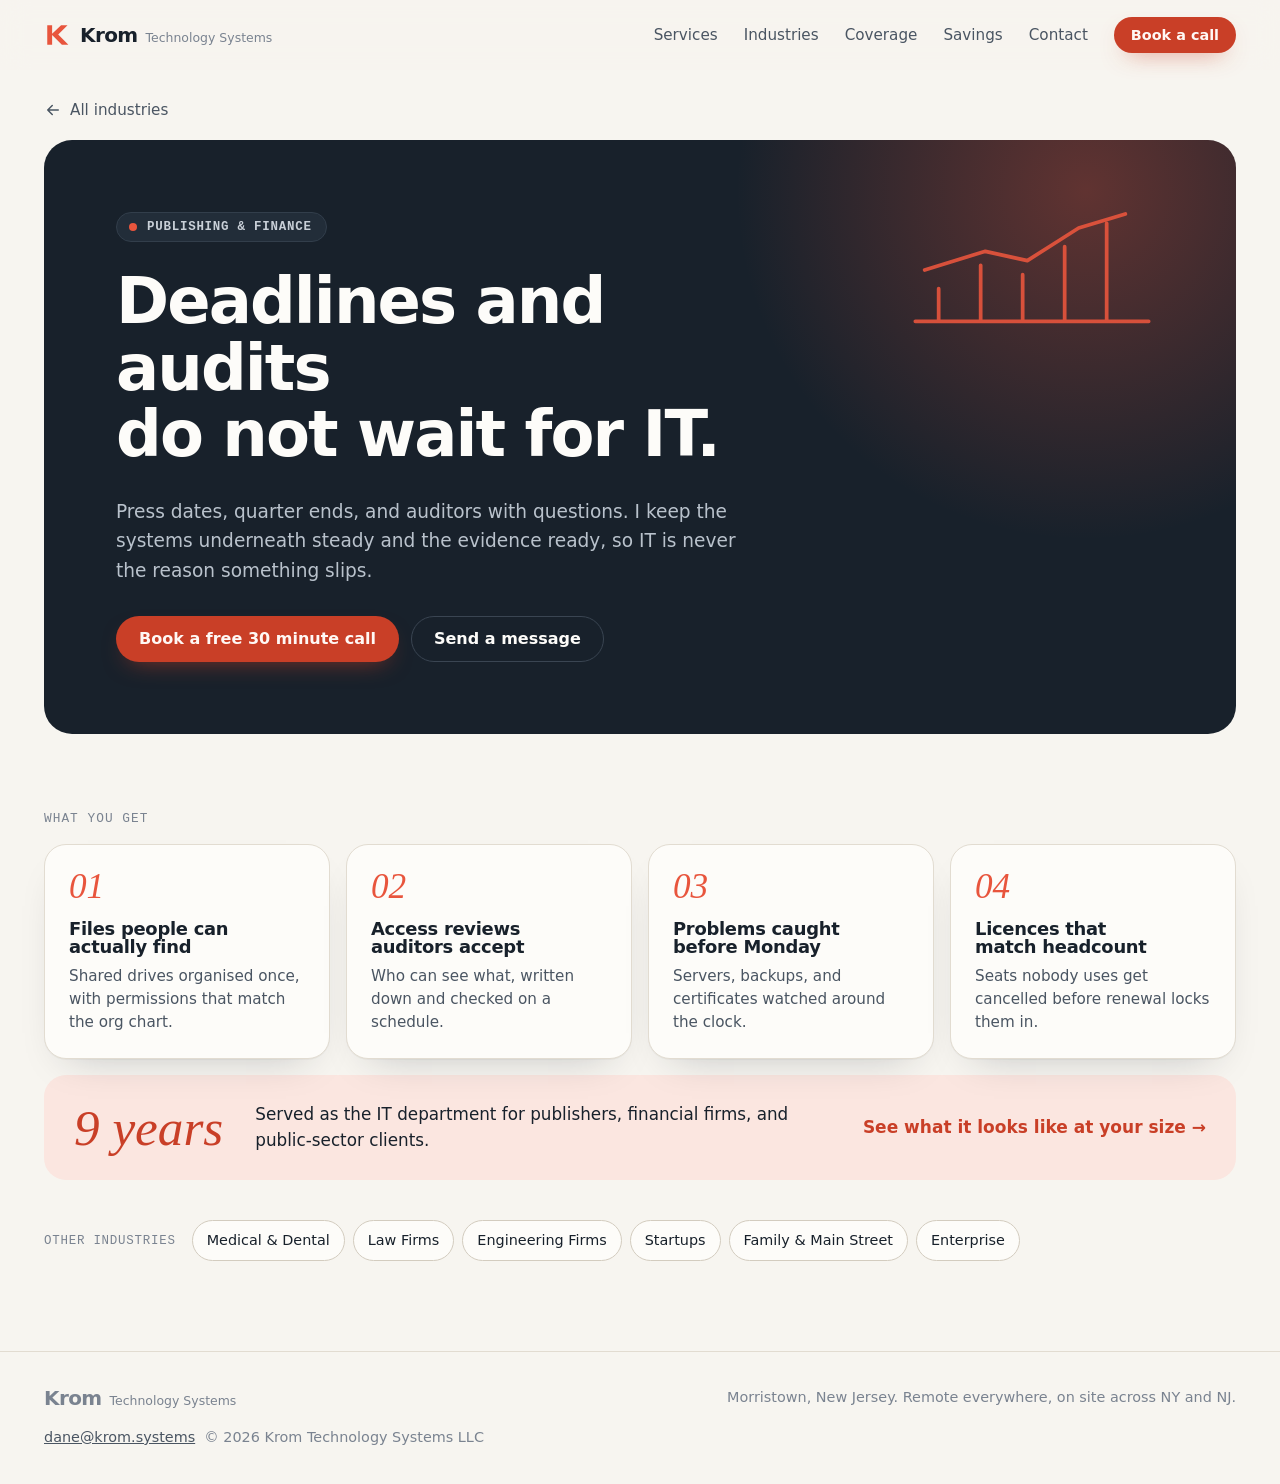
<file: finance.html>
<!doctype html>
<html lang="en" class="no-js">
<head>
<meta charset="utf-8">
<meta name="viewport" content="width=device-width, initial-scale=1">
<title>Publishing and Finance IT | Krom Technology Systems</title>
<meta name="description" content="Deadlines and audits do not wait for IT. IT, security, and backups for publishing and finance.">
<meta name="theme-color" content="#F7F5F0">
<meta http-equiv="Content-Security-Policy" content="default-src 'self'; script-src 'self'; style-src 'self' 'unsafe-inline' https://fonts.googleapis.com; font-src https://fonts.gstatic.com; img-src 'self' data:; connect-src https://formspree.io; form-action https://formspree.io; base-uri 'self'; object-src 'none'">
<meta name="referrer" content="strict-origin-when-cross-origin">
<link rel="icon" href="assets/favicon.svg" type="image/svg+xml">
<link rel="preconnect" href="https://fonts.googleapis.com">
<link rel="preconnect" href="https://fonts.gstatic.com" crossorigin>
<link href="https://fonts.googleapis.com/css2?family=Bricolage+Grotesque:opsz,wght@12..96,500;12..96,600;12..96,700;12..96,800&family=Instrument+Serif:ital@1&family=IBM+Plex+Sans:wght@400;500;600&family=IBM+Plex+Mono:wght@400;500&display=swap" rel="stylesheet">
<link rel="stylesheet" href="styles.css">
</head>
<body>
<div class="progress" aria-hidden="true"></div>
<a class="skip" href="#main">Skip to content</a>
<header class="nav">
  <div class="wrap nav-row">
    <a class="brand" href="index.html" aria-label="Krom Technology Systems, home">
      <svg class="brand-mark" viewBox="0 0 32 32" aria-hidden="true"><path d="M4 4h6v10.5L21 4h8L17.5 15.5 30 28h-8L10 16v12H4z"/></svg>
      <span class="brand-name">Krom<span class="brand-sub">Technology Systems</span></span>
    </a>
    <nav class="nav-links" aria-label="Main">
      <a href="index.html#services">Services</a>
      <a href="index.html#industries">Industries</a>
      <a href="index.html#coverage">Coverage</a>
      <a href="index.html#savings">Savings</a>
      <a href="index.html#contact">Contact</a>
      <a class="btn btn-primary btn-small" href="https://calendly.com/dane-krom/30min" target="_blank" rel="noopener">Book a call</a>
    </nav>
  </div>
</header>
<main id="main">

<section class="sector-top">
  <div class="wrap">
    <a class="back" href="index.html#industries"><svg viewBox="0 0 24 24" aria-hidden="true"><path d="M19 12H5M11 6l-6 6 6 6"/></svg>All industries</a>
    <div class="sector-card" style="view-transition-name: sector-finance">
      <svg class="motif motif-big" viewBox="0 0 120 60" aria-hidden="true"><path d="M10 52 H110 M20 52 V38 M38 52 V28 M56 52 V32 M74 52 V20 M92 52 V10 M14 30 L40 22 L58 26 L80 12 L100 6" pathLength="1"/></svg>
      <p class="eyebrow"><span class="dot"></span>Publishing & Finance</p>
      <h1>Deadlines and audits<br>do not wait for IT.</h1>
      <p class="lede">Press dates, quarter ends, and auditors with questions. I keep the systems underneath steady and the evidence ready, so IT is never the reason something slips.</p>
      <div class="hero-actions">
        <a class="btn btn-primary" href="https://calendly.com/dane-krom/30min" target="_blank" rel="noopener">Book a free 30 minute call</a>
        <a class="btn btn-ghost" href="index.html?industry=finance#contact">Send a message</a>
      </div>
    </div>
  </div>
</section>

<section class="section-tight">
  <div class="wrap">
    <h2 class="small-h" data-reveal>What you get</h2>
    <ol class="outcomes">
      <li data-reveal><span class="out-n">01</span><h3>Files people can actually find</h3><p>Shared drives organised once, with permissions that match the org chart.</p></li>
      <li data-reveal><span class="out-n">02</span><h3>Access reviews auditors accept</h3><p>Who can see what, written down and checked on a schedule.</p></li>
      <li data-reveal><span class="out-n">03</span><h3>Problems caught before Monday</h3><p>Servers, backups, and certificates watched around the clock.</p></li>
      <li data-reveal><span class="out-n">04</span><h3>Licences that match headcount</h3><p>Seats nobody uses get cancelled before renewal locks them in.</p></li>
    </ol>
    <div class="proof" data-reveal>
      <span class="proof-stat">9 years</span>
      <p>Served as the IT department for publishers, financial firms, and public-sector clients.</p>
      <a class="link" href="index.html#coverage">See what it looks like at your size <span aria-hidden="true">&rarr;</span></a>
    </div>
    <nav class="others" aria-label="Other industries" data-reveal>
      <span>Other industries</span><a class="chip" href="medical.html">Medical & Dental</a><a class="chip" href="law.html">Law Firms</a><a class="chip" href="engineering.html">Engineering Firms</a><a class="chip" href="startups.html">Startups</a><a class="chip" href="small-business.html">Family & Main Street</a><a class="chip" href="enterprise.html">Enterprise</a>
    </nav>
  </div>
</section>
</main>
<footer class="footer">
  <div class="wrap footer-row">
    <span class="brand-name">Krom<span class="brand-sub">Technology Systems</span></span>
    <p>Morristown, New Jersey. Remote everywhere, on site across NY and NJ.</p>
    <p><a class="js-mail" data-u="dane" data-d="krom.systems" href="#contact">dane [at] krom.systems</a> &nbsp;&copy; <span data-year>2026</span> Krom Technology Systems LLC</p>
  </div>
</footer>
<script src="main.js"></script>
</body>
</html>
</file>
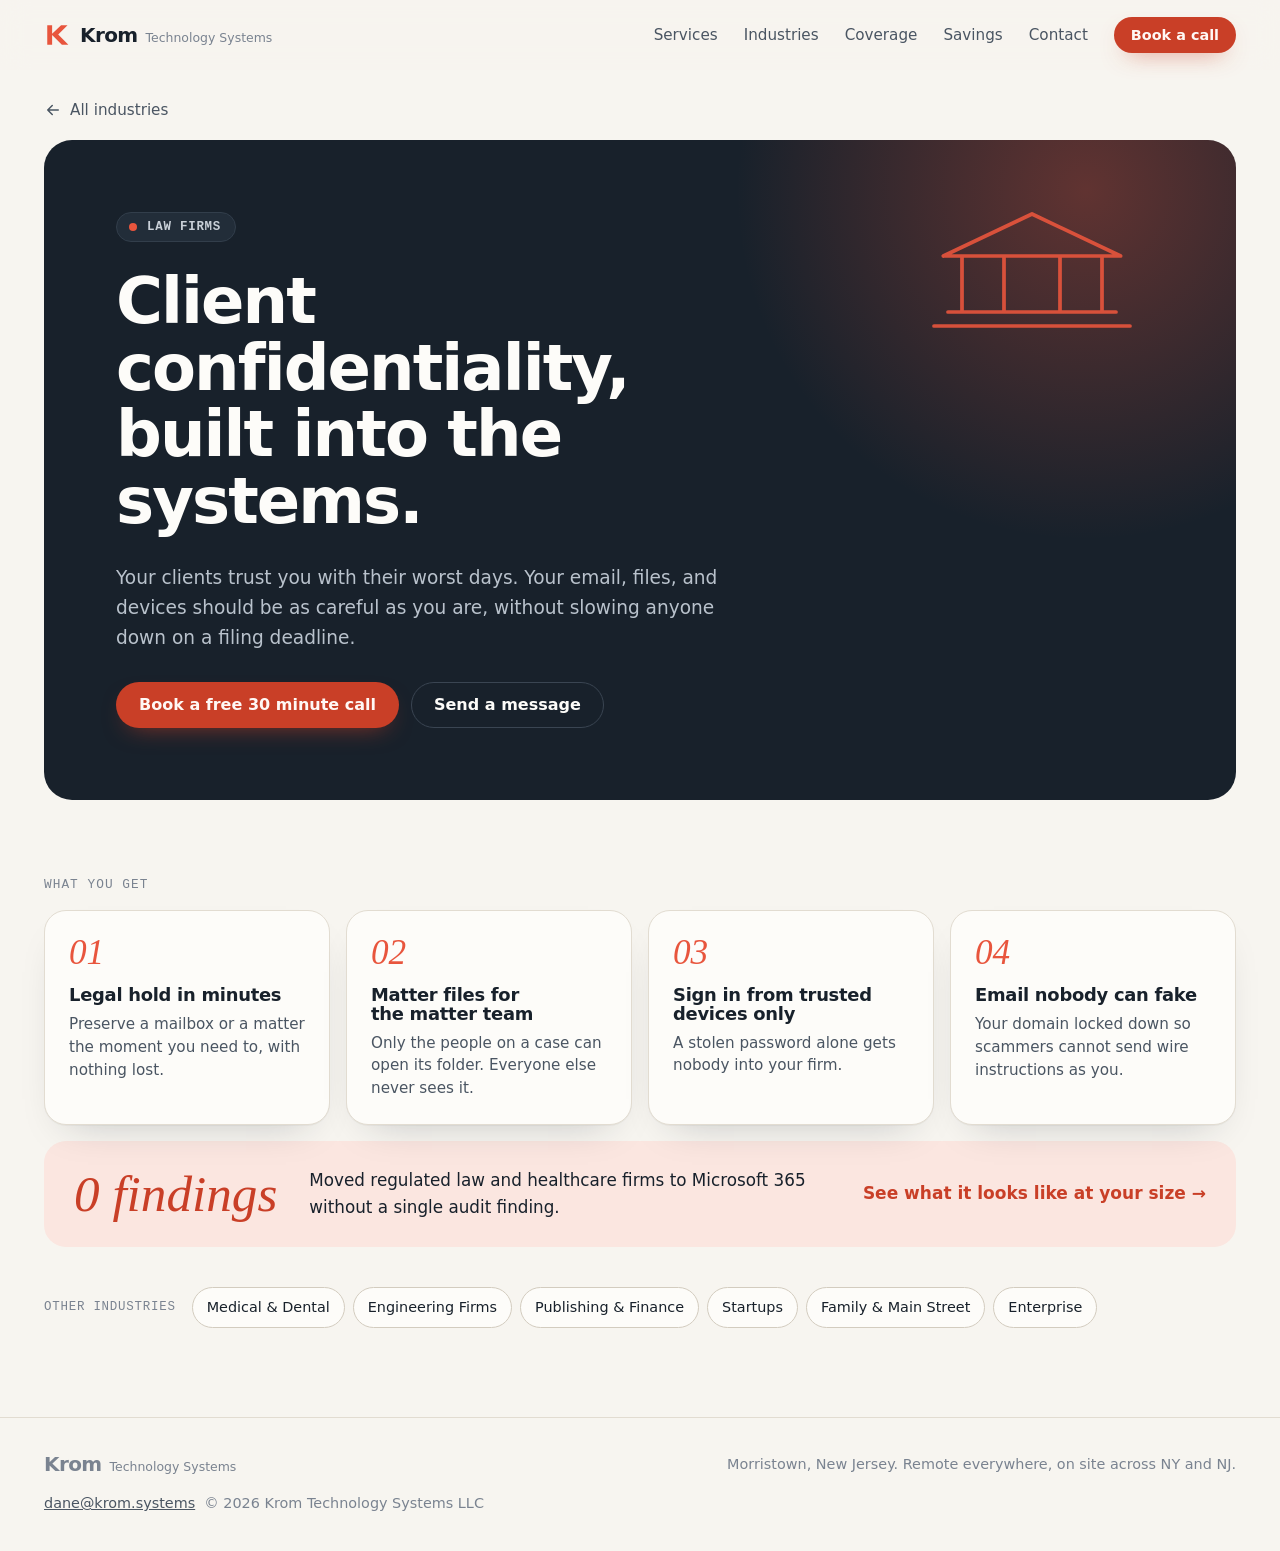
<file: law.html>
<!doctype html>
<html lang="en" class="no-js">
<head>
<meta charset="utf-8">
<meta name="viewport" content="width=device-width, initial-scale=1">
<title>Law Firms IT | Krom Technology Systems</title>
<meta name="description" content="Confidentiality built into the systems. IT, security, and backups for law firms.">
<meta name="theme-color" content="#F7F5F0">
<meta http-equiv="Content-Security-Policy" content="default-src 'self'; script-src 'self'; style-src 'self' 'unsafe-inline' https://fonts.googleapis.com; font-src https://fonts.gstatic.com; img-src 'self' data:; connect-src https://formspree.io; form-action https://formspree.io; base-uri 'self'; object-src 'none'">
<meta name="referrer" content="strict-origin-when-cross-origin">
<link rel="icon" href="assets/favicon.svg" type="image/svg+xml">
<link rel="preconnect" href="https://fonts.googleapis.com">
<link rel="preconnect" href="https://fonts.gstatic.com" crossorigin>
<link href="https://fonts.googleapis.com/css2?family=Bricolage+Grotesque:opsz,wght@12..96,500;12..96,600;12..96,700;12..96,800&family=Instrument+Serif:ital@1&family=IBM+Plex+Sans:wght@400;500;600&family=IBM+Plex+Mono:wght@400;500&display=swap" rel="stylesheet">
<link rel="stylesheet" href="styles.css">
</head>
<body>
<div class="progress" aria-hidden="true"></div>
<a class="skip" href="#main">Skip to content</a>
<header class="nav">
  <div class="wrap nav-row">
    <a class="brand" href="index.html" aria-label="Krom Technology Systems, home">
      <svg class="brand-mark" viewBox="0 0 32 32" aria-hidden="true"><path d="M4 4h6v10.5L21 4h8L17.5 15.5 30 28h-8L10 16v12H4z"/></svg>
      <span class="brand-name">Krom<span class="brand-sub">Technology Systems</span></span>
    </a>
    <nav class="nav-links" aria-label="Main">
      <a href="index.html#services">Services</a>
      <a href="index.html#industries">Industries</a>
      <a href="index.html#coverage">Coverage</a>
      <a href="index.html#savings">Savings</a>
      <a href="index.html#contact">Contact</a>
      <a class="btn btn-primary btn-small" href="https://calendly.com/dane-krom/30min" target="_blank" rel="noopener">Book a call</a>
    </nav>
  </div>
</header>
<main id="main">

<section class="sector-top">
  <div class="wrap">
    <a class="back" href="index.html#industries"><svg viewBox="0 0 24 24" aria-hidden="true"><path d="M19 12H5M11 6l-6 6 6 6"/></svg>All industries</a>
    <div class="sector-card" style="view-transition-name: sector-law">
      <svg class="motif motif-big" viewBox="0 0 120 60" aria-hidden="true"><path d="M18 54 H102 M24 48 H96 M30 48 V24 M48 48 V24 M72 48 V24 M90 48 V24 M22 24 H98 L60 6 Z" pathLength="1"/></svg>
      <p class="eyebrow"><span class="dot"></span>Law Firms</p>
      <h1>Client confidentiality,<br>built into the systems.</h1>
      <p class="lede">Your clients trust you with their worst days. Your email, files, and devices should be as careful as you are, without slowing anyone down on a filing deadline.</p>
      <div class="hero-actions">
        <a class="btn btn-primary" href="https://calendly.com/dane-krom/30min" target="_blank" rel="noopener">Book a free 30 minute call</a>
        <a class="btn btn-ghost" href="index.html?industry=law#contact">Send a message</a>
      </div>
    </div>
  </div>
</section>

<section class="section-tight">
  <div class="wrap">
    <h2 class="small-h" data-reveal>What you get</h2>
    <ol class="outcomes">
      <li data-reveal><span class="out-n">01</span><h3>Legal hold in minutes</h3><p>Preserve a mailbox or a matter the moment you need to, with nothing lost.</p></li>
      <li data-reveal><span class="out-n">02</span><h3>Matter files for the matter team</h3><p>Only the people on a case can open its folder. Everyone else never sees it.</p></li>
      <li data-reveal><span class="out-n">03</span><h3>Sign in from trusted devices only</h3><p>A stolen password alone gets nobody into your firm.</p></li>
      <li data-reveal><span class="out-n">04</span><h3>Email nobody can fake</h3><p>Your domain locked down so scammers cannot send wire instructions as you.</p></li>
    </ol>
    <div class="proof" data-reveal>
      <span class="proof-stat">0 findings</span>
      <p>Moved regulated law and healthcare firms to Microsoft 365 without a single audit finding.</p>
      <a class="link" href="index.html#coverage">See what it looks like at your size <span aria-hidden="true">&rarr;</span></a>
    </div>
    <nav class="others" aria-label="Other industries" data-reveal>
      <span>Other industries</span><a class="chip" href="medical.html">Medical & Dental</a><a class="chip" href="engineering.html">Engineering Firms</a><a class="chip" href="finance.html">Publishing & Finance</a><a class="chip" href="startups.html">Startups</a><a class="chip" href="small-business.html">Family & Main Street</a><a class="chip" href="enterprise.html">Enterprise</a>
    </nav>
  </div>
</section>
</main>
<footer class="footer">
  <div class="wrap footer-row">
    <span class="brand-name">Krom<span class="brand-sub">Technology Systems</span></span>
    <p>Morristown, New Jersey. Remote everywhere, on site across NY and NJ.</p>
    <p><a class="js-mail" data-u="dane" data-d="krom.systems" href="#contact">dane [at] krom.systems</a> &nbsp;&copy; <span data-year>2026</span> Krom Technology Systems LLC</p>
  </div>
</footer>
<script src="main.js"></script>
</body>
</html>
</file>
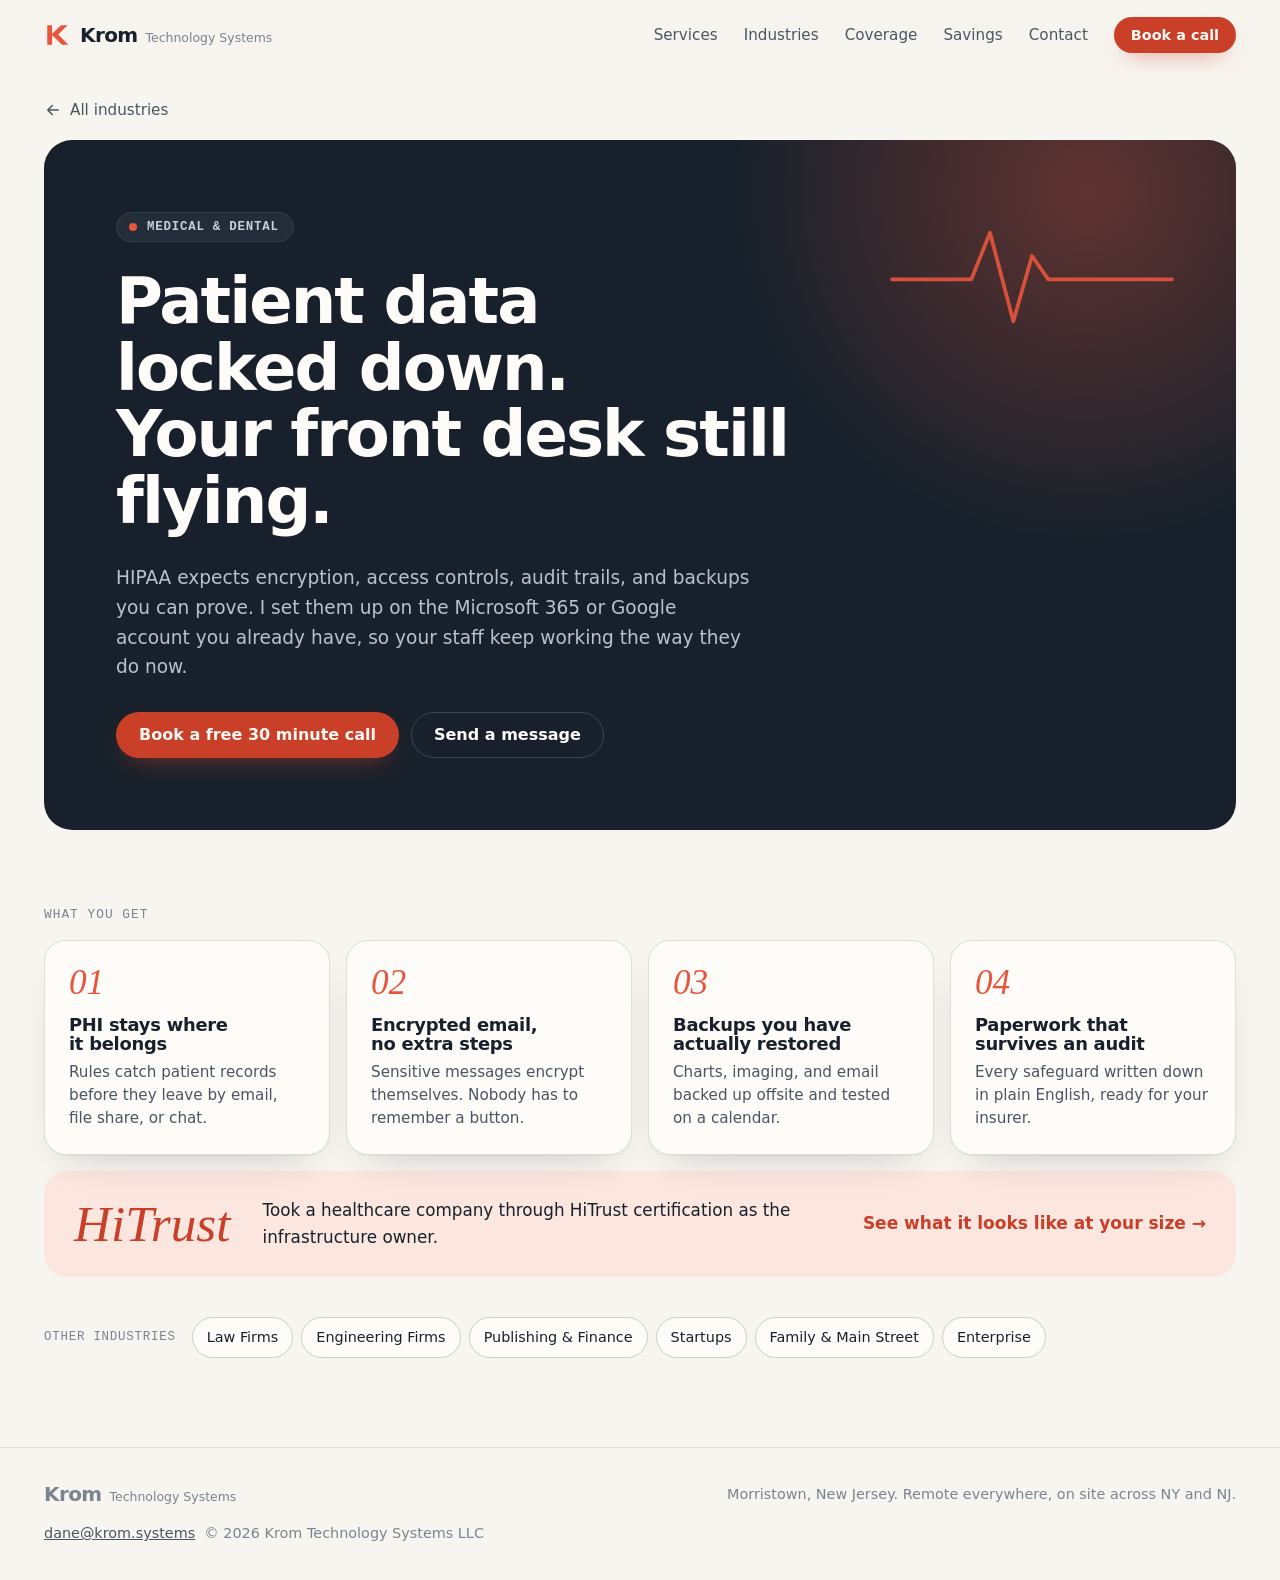
<file: medical.html>
<!doctype html>
<html lang="en" class="no-js">
<head>
<meta charset="utf-8">
<meta name="viewport" content="width=device-width, initial-scale=1">
<title>Medical and Dental IT | Krom Technology Systems</title>
<meta name="description" content="Patient data locked down, front desk still flying. IT, security, and backups for medical and dental.">
<meta name="theme-color" content="#F7F5F0">
<meta http-equiv="Content-Security-Policy" content="default-src 'self'; script-src 'self'; style-src 'self' 'unsafe-inline' https://fonts.googleapis.com; font-src https://fonts.gstatic.com; img-src 'self' data:; connect-src https://formspree.io; form-action https://formspree.io; base-uri 'self'; object-src 'none'">
<meta name="referrer" content="strict-origin-when-cross-origin">
<link rel="icon" href="assets/favicon.svg" type="image/svg+xml">
<link rel="preconnect" href="https://fonts.googleapis.com">
<link rel="preconnect" href="https://fonts.gstatic.com" crossorigin>
<link href="https://fonts.googleapis.com/css2?family=Bricolage+Grotesque:opsz,wght@12..96,500;12..96,600;12..96,700;12..96,800&family=Instrument+Serif:ital@1&family=IBM+Plex+Sans:wght@400;500;600&family=IBM+Plex+Mono:wght@400;500&display=swap" rel="stylesheet">
<link rel="stylesheet" href="styles.css">
</head>
<body>
<div class="progress" aria-hidden="true"></div>
<a class="skip" href="#main">Skip to content</a>
<header class="nav">
  <div class="wrap nav-row">
    <a class="brand" href="index.html" aria-label="Krom Technology Systems, home">
      <svg class="brand-mark" viewBox="0 0 32 32" aria-hidden="true"><path d="M4 4h6v10.5L21 4h8L17.5 15.5 30 28h-8L10 16v12H4z"/></svg>
      <span class="brand-name">Krom<span class="brand-sub">Technology Systems</span></span>
    </a>
    <nav class="nav-links" aria-label="Main">
      <a href="index.html#services">Services</a>
      <a href="index.html#industries">Industries</a>
      <a href="index.html#coverage">Coverage</a>
      <a href="index.html#savings">Savings</a>
      <a href="index.html#contact">Contact</a>
      <a class="btn btn-primary btn-small" href="https://calendly.com/dane-krom/30min" target="_blank" rel="noopener">Book a call</a>
    </nav>
  </div>
</header>
<main id="main">

<section class="sector-top">
  <div class="wrap">
    <a class="back" href="index.html#industries"><svg viewBox="0 0 24 24" aria-hidden="true"><path d="M19 12H5M11 6l-6 6 6 6"/></svg>All industries</a>
    <div class="sector-card" style="view-transition-name: sector-medical">
      <svg class="motif motif-big" viewBox="0 0 120 60" aria-hidden="true"><path d="M0 34 H34 L42 14 L52 52 L60 24 L67 34 H120" pathLength="1"/></svg>
      <p class="eyebrow"><span class="dot"></span>Medical & Dental</p>
      <h1>Patient data locked down.<br>Your front desk still flying.</h1>
      <p class="lede">HIPAA expects encryption, access controls, audit trails, and backups you can prove. I set them up on the Microsoft 365 or Google account you already have, so your staff keep working the way they do now.</p>
      <div class="hero-actions">
        <a class="btn btn-primary" href="https://calendly.com/dane-krom/30min" target="_blank" rel="noopener">Book a free 30 minute call</a>
        <a class="btn btn-ghost" href="index.html?industry=medical#contact">Send a message</a>
      </div>
    </div>
  </div>
</section>

<section class="section-tight">
  <div class="wrap">
    <h2 class="small-h" data-reveal>What you get</h2>
    <ol class="outcomes">
      <li data-reveal><span class="out-n">01</span><h3>PHI stays where it belongs</h3><p>Rules catch patient records before they leave by email, file share, or chat.</p></li>
      <li data-reveal><span class="out-n">02</span><h3>Encrypted email, no extra steps</h3><p>Sensitive messages encrypt themselves. Nobody has to remember a button.</p></li>
      <li data-reveal><span class="out-n">03</span><h3>Backups you have actually restored</h3><p>Charts, imaging, and email backed up offsite and tested on a calendar.</p></li>
      <li data-reveal><span class="out-n">04</span><h3>Paperwork that survives an audit</h3><p>Every safeguard written down in plain English, ready for your insurer.</p></li>
    </ol>
    <div class="proof" data-reveal>
      <span class="proof-stat">HiTrust</span>
      <p>Took a healthcare company through HiTrust certification as the infrastructure owner.</p>
      <a class="link" href="index.html#coverage">See what it looks like at your size <span aria-hidden="true">&rarr;</span></a>
    </div>
    <nav class="others" aria-label="Other industries" data-reveal>
      <span>Other industries</span><a class="chip" href="law.html">Law Firms</a><a class="chip" href="engineering.html">Engineering Firms</a><a class="chip" href="finance.html">Publishing & Finance</a><a class="chip" href="startups.html">Startups</a><a class="chip" href="small-business.html">Family & Main Street</a><a class="chip" href="enterprise.html">Enterprise</a>
    </nav>
  </div>
</section>
</main>
<footer class="footer">
  <div class="wrap footer-row">
    <span class="brand-name">Krom<span class="brand-sub">Technology Systems</span></span>
    <p>Morristown, New Jersey. Remote everywhere, on site across NY and NJ.</p>
    <p><a class="js-mail" data-u="dane" data-d="krom.systems" href="#contact">dane [at] krom.systems</a> &nbsp;&copy; <span data-year>2026</span> Krom Technology Systems LLC</p>
  </div>
</footer>
<script src="main.js"></script>
</body>
</html>
</file>
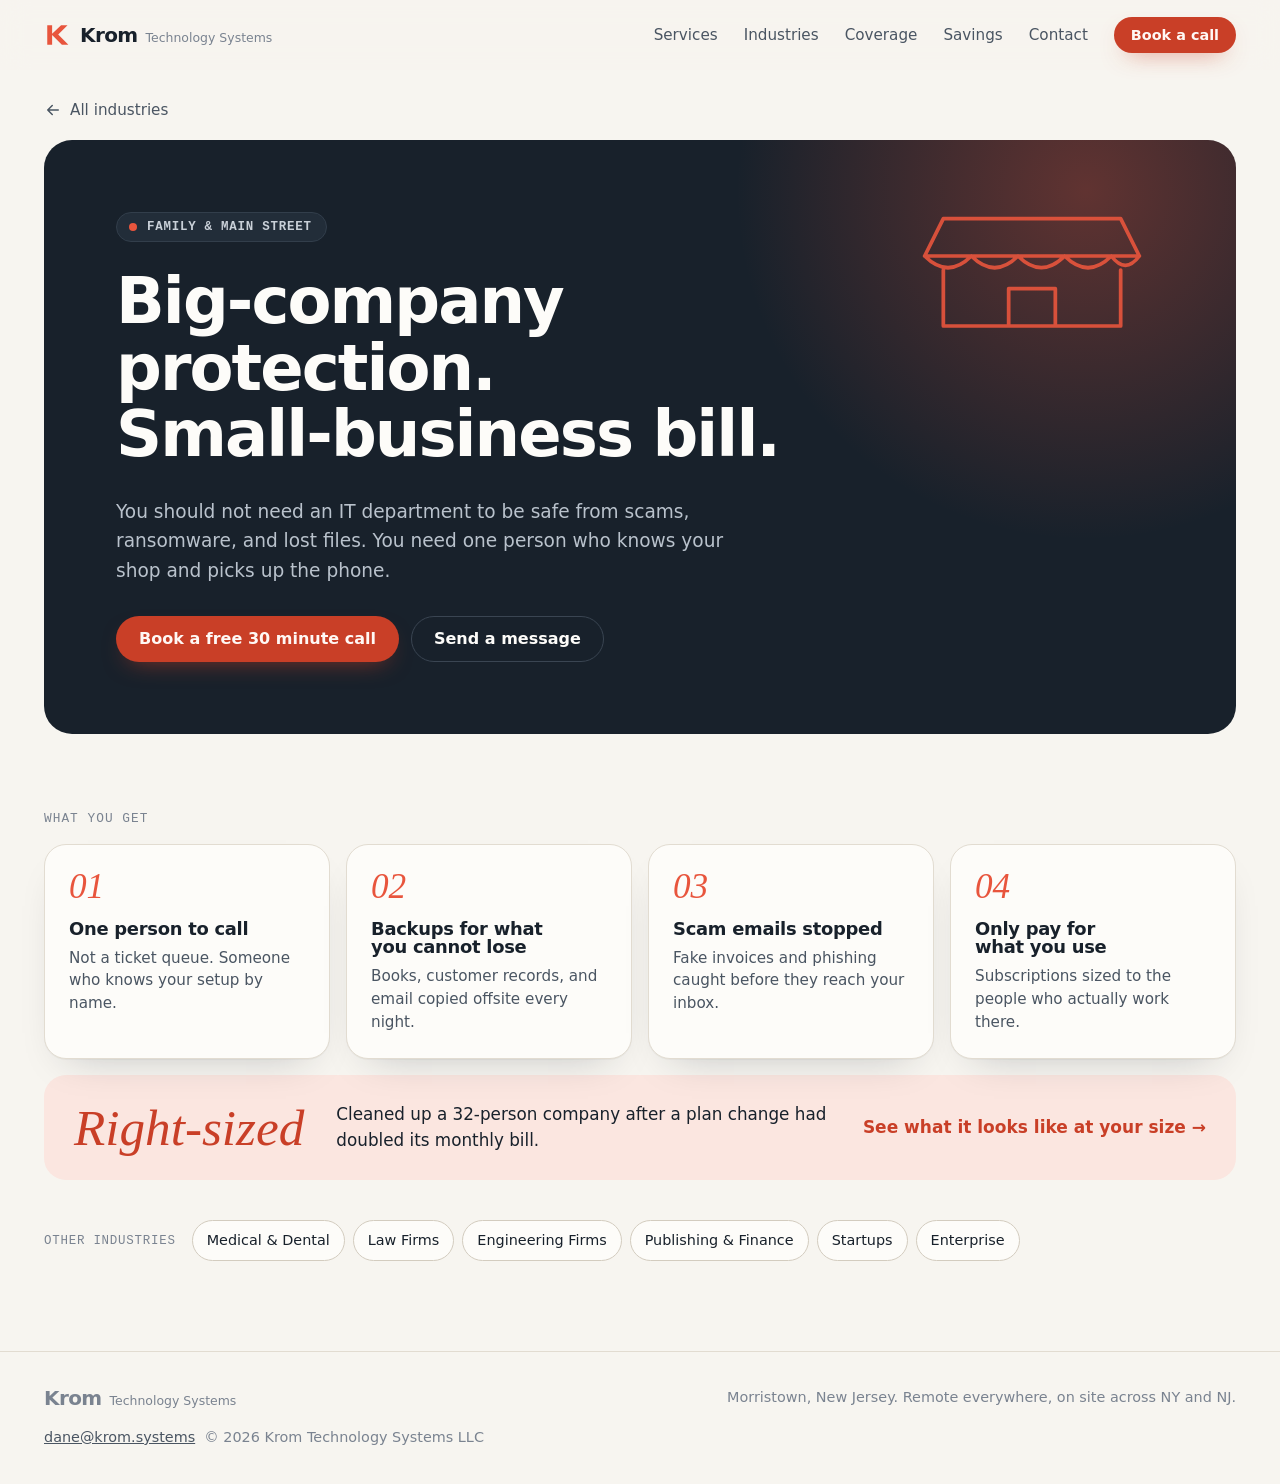
<file: small-business.html>
<!doctype html>
<html lang="en" class="no-js">
<head>
<meta charset="utf-8">
<meta name="viewport" content="width=device-width, initial-scale=1">
<title>Family and Main Street IT | Krom Technology Systems</title>
<meta name="description" content="Big-company protection, small-business bill. IT, security, and backups for family and main street.">
<meta name="theme-color" content="#F7F5F0">
<meta http-equiv="Content-Security-Policy" content="default-src 'self'; script-src 'self'; style-src 'self' 'unsafe-inline' https://fonts.googleapis.com; font-src https://fonts.gstatic.com; img-src 'self' data:; connect-src https://formspree.io; form-action https://formspree.io; base-uri 'self'; object-src 'none'">
<meta name="referrer" content="strict-origin-when-cross-origin">
<link rel="icon" href="assets/favicon.svg" type="image/svg+xml">
<link rel="preconnect" href="https://fonts.googleapis.com">
<link rel="preconnect" href="https://fonts.gstatic.com" crossorigin>
<link href="https://fonts.googleapis.com/css2?family=Bricolage+Grotesque:opsz,wght@12..96,500;12..96,600;12..96,700;12..96,800&family=Instrument+Serif:ital@1&family=IBM+Plex+Sans:wght@400;500;600&family=IBM+Plex+Mono:wght@400;500&display=swap" rel="stylesheet">
<link rel="stylesheet" href="styles.css">
</head>
<body>
<div class="progress" aria-hidden="true"></div>
<a class="skip" href="#main">Skip to content</a>
<header class="nav">
  <div class="wrap nav-row">
    <a class="brand" href="index.html" aria-label="Krom Technology Systems, home">
      <svg class="brand-mark" viewBox="0 0 32 32" aria-hidden="true"><path d="M4 4h6v10.5L21 4h8L17.5 15.5 30 28h-8L10 16v12H4z"/></svg>
      <span class="brand-name">Krom<span class="brand-sub">Technology Systems</span></span>
    </a>
    <nav class="nav-links" aria-label="Main">
      <a href="index.html#services">Services</a>
      <a href="index.html#industries">Industries</a>
      <a href="index.html#coverage">Coverage</a>
      <a href="index.html#savings">Savings</a>
      <a href="index.html#contact">Contact</a>
      <a class="btn btn-primary btn-small" href="https://calendly.com/dane-krom/30min" target="_blank" rel="noopener">Book a call</a>
    </nav>
  </div>
</header>
<main id="main">

<section class="sector-top">
  <div class="wrap">
    <a class="back" href="index.html#industries"><svg viewBox="0 0 24 24" aria-hidden="true"><path d="M19 12H5M11 6l-6 6 6 6"/></svg>All industries</a>
    <div class="sector-card" style="view-transition-name: sector-small-business">
      <svg class="motif motif-big" viewBox="0 0 120 60" aria-hidden="true"><path d="M14 24 H106 L98 8 H22 Z M14 24 Q24 34 34 24 Q44 34 54 24 Q64 34 74 24 Q84 34 94 24 Q100 32 106 24 M22 30 V54 H98 V30 M50 54 V38 H70 V54" pathLength="1"/></svg>
      <p class="eyebrow"><span class="dot"></span>Family & Main Street</p>
      <h1>Big-company protection.<br>Small-business bill.</h1>
      <p class="lede">You should not need an IT department to be safe from scams, ransomware, and lost files. You need one person who knows your shop and picks up the phone.</p>
      <div class="hero-actions">
        <a class="btn btn-primary" href="https://calendly.com/dane-krom/30min" target="_blank" rel="noopener">Book a free 30 minute call</a>
        <a class="btn btn-ghost" href="index.html?industry=small-business#contact">Send a message</a>
      </div>
    </div>
  </div>
</section>

<section class="section-tight">
  <div class="wrap">
    <h2 class="small-h" data-reveal>What you get</h2>
    <ol class="outcomes">
      <li data-reveal><span class="out-n">01</span><h3>One person to call</h3><p>Not a ticket queue. Someone who knows your setup by name.</p></li>
      <li data-reveal><span class="out-n">02</span><h3>Backups for what you cannot lose</h3><p>Books, customer records, and email copied offsite every night.</p></li>
      <li data-reveal><span class="out-n">03</span><h3>Scam emails stopped</h3><p>Fake invoices and phishing caught before they reach your inbox.</p></li>
      <li data-reveal><span class="out-n">04</span><h3>Only pay for what you use</h3><p>Subscriptions sized to the people who actually work there.</p></li>
    </ol>
    <div class="proof" data-reveal>
      <span class="proof-stat">Right-sized</span>
      <p>Cleaned up a 32-person company after a plan change had doubled its monthly bill.</p>
      <a class="link" href="index.html#coverage">See what it looks like at your size <span aria-hidden="true">&rarr;</span></a>
    </div>
    <nav class="others" aria-label="Other industries" data-reveal>
      <span>Other industries</span><a class="chip" href="medical.html">Medical & Dental</a><a class="chip" href="law.html">Law Firms</a><a class="chip" href="engineering.html">Engineering Firms</a><a class="chip" href="finance.html">Publishing & Finance</a><a class="chip" href="startups.html">Startups</a><a class="chip" href="enterprise.html">Enterprise</a>
    </nav>
  </div>
</section>
</main>
<footer class="footer">
  <div class="wrap footer-row">
    <span class="brand-name">Krom<span class="brand-sub">Technology Systems</span></span>
    <p>Morristown, New Jersey. Remote everywhere, on site across NY and NJ.</p>
    <p><a class="js-mail" data-u="dane" data-d="krom.systems" href="#contact">dane [at] krom.systems</a> &nbsp;&copy; <span data-year>2026</span> Krom Technology Systems LLC</p>
  </div>
</footer>
<script src="main.js"></script>
</body>
</html>
</file>
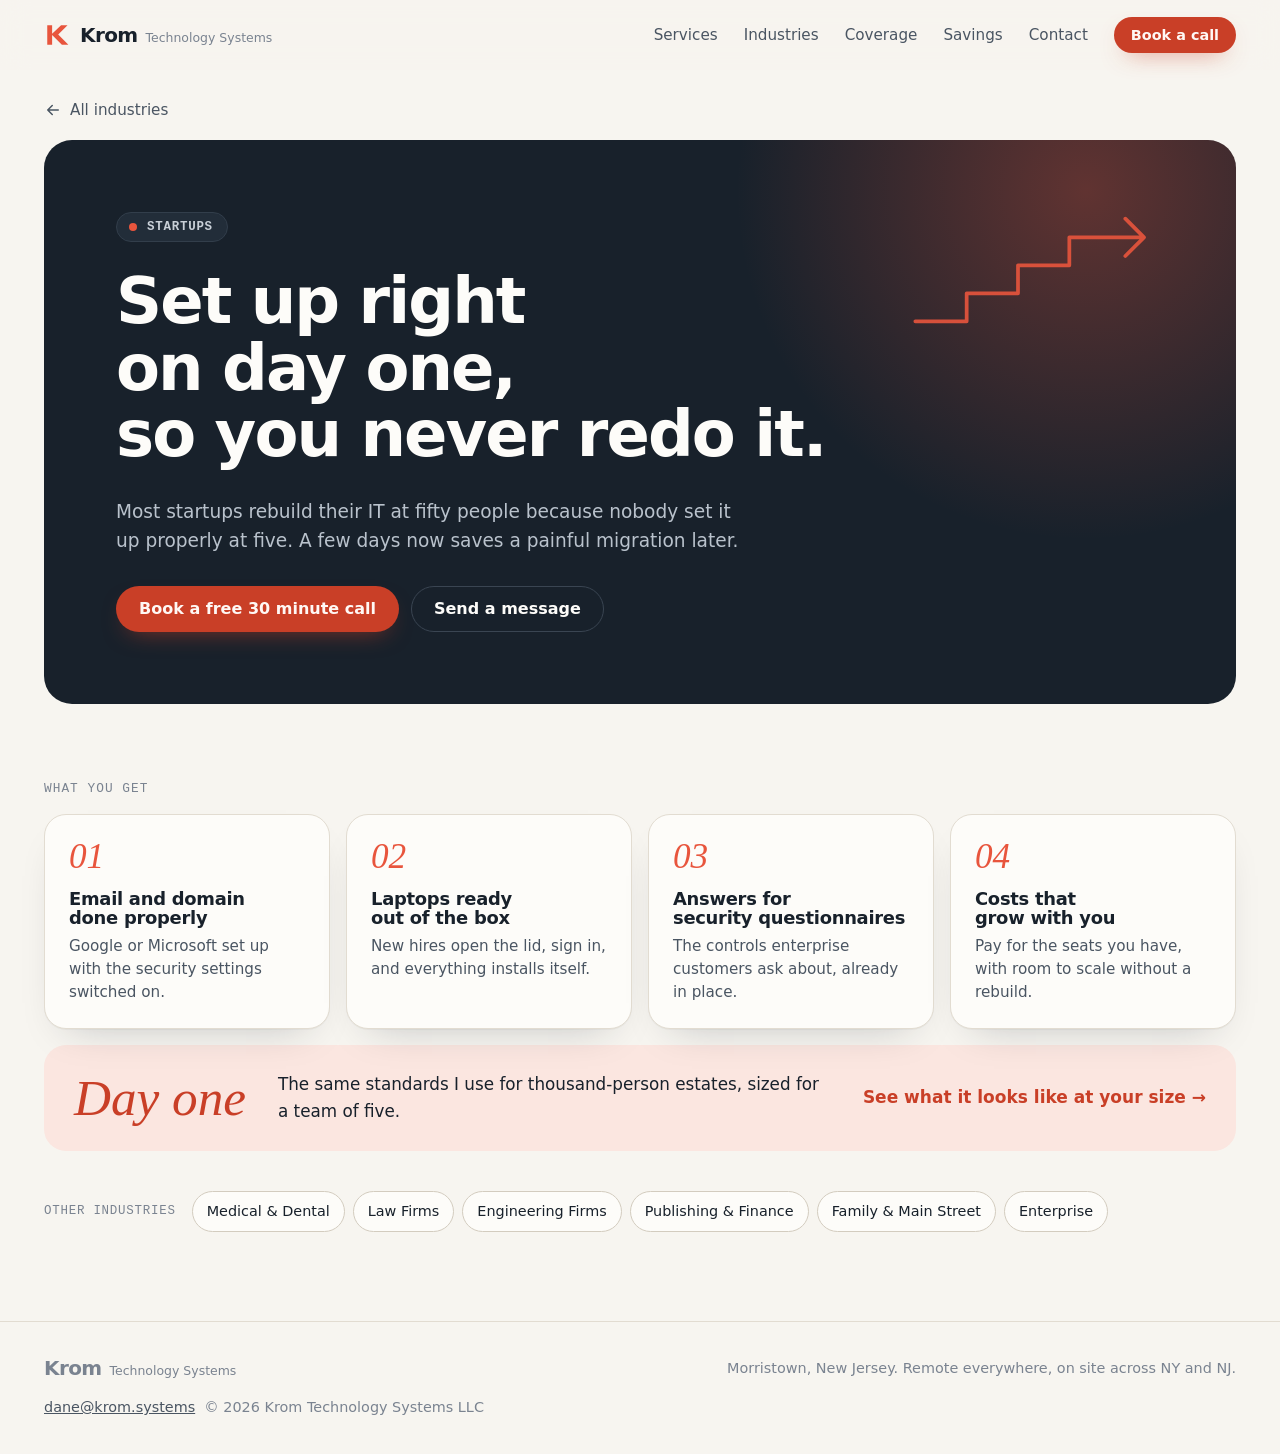
<file: startups.html>
<!doctype html>
<html lang="en" class="no-js">
<head>
<meta charset="utf-8">
<meta name="viewport" content="width=device-width, initial-scale=1">
<title>Startups IT | Krom Technology Systems</title>
<meta name="description" content="Set up right on day one, never redone. IT, security, and backups for startups.">
<meta name="theme-color" content="#F7F5F0">
<meta http-equiv="Content-Security-Policy" content="default-src 'self'; script-src 'self'; style-src 'self' 'unsafe-inline' https://fonts.googleapis.com; font-src https://fonts.gstatic.com; img-src 'self' data:; connect-src https://formspree.io; form-action https://formspree.io; base-uri 'self'; object-src 'none'">
<meta name="referrer" content="strict-origin-when-cross-origin">
<link rel="icon" href="assets/favicon.svg" type="image/svg+xml">
<link rel="preconnect" href="https://fonts.googleapis.com">
<link rel="preconnect" href="https://fonts.gstatic.com" crossorigin>
<link href="https://fonts.googleapis.com/css2?family=Bricolage+Grotesque:opsz,wght@12..96,500;12..96,600;12..96,700;12..96,800&family=Instrument+Serif:ital@1&family=IBM+Plex+Sans:wght@400;500;600&family=IBM+Plex+Mono:wght@400;500&display=swap" rel="stylesheet">
<link rel="stylesheet" href="styles.css">
</head>
<body>
<div class="progress" aria-hidden="true"></div>
<a class="skip" href="#main">Skip to content</a>
<header class="nav">
  <div class="wrap nav-row">
    <a class="brand" href="index.html" aria-label="Krom Technology Systems, home">
      <svg class="brand-mark" viewBox="0 0 32 32" aria-hidden="true"><path d="M4 4h6v10.5L21 4h8L17.5 15.5 30 28h-8L10 16v12H4z"/></svg>
      <span class="brand-name">Krom<span class="brand-sub">Technology Systems</span></span>
    </a>
    <nav class="nav-links" aria-label="Main">
      <a href="index.html#services">Services</a>
      <a href="index.html#industries">Industries</a>
      <a href="index.html#coverage">Coverage</a>
      <a href="index.html#savings">Savings</a>
      <a href="index.html#contact">Contact</a>
      <a class="btn btn-primary btn-small" href="https://calendly.com/dane-krom/30min" target="_blank" rel="noopener">Book a call</a>
    </nav>
  </div>
</header>
<main id="main">

<section class="sector-top">
  <div class="wrap">
    <a class="back" href="index.html#industries"><svg viewBox="0 0 24 24" aria-hidden="true"><path d="M19 12H5M11 6l-6 6 6 6"/></svg>All industries</a>
    <div class="sector-card" style="view-transition-name: sector-startups">
      <svg class="motif motif-big" viewBox="0 0 120 60" aria-hidden="true"><path d="M10 52 H32 V40 H54 V28 H76 V16 H108 M100 8 L108 16 L100 24" pathLength="1"/></svg>
      <p class="eyebrow"><span class="dot"></span>Startups</p>
      <h1>Set up right on day one,<br>so you never redo it.</h1>
      <p class="lede">Most startups rebuild their IT at fifty people because nobody set it up properly at five. A few days now saves a painful migration later.</p>
      <div class="hero-actions">
        <a class="btn btn-primary" href="https://calendly.com/dane-krom/30min" target="_blank" rel="noopener">Book a free 30 minute call</a>
        <a class="btn btn-ghost" href="index.html?industry=startups#contact">Send a message</a>
      </div>
    </div>
  </div>
</section>

<section class="section-tight">
  <div class="wrap">
    <h2 class="small-h" data-reveal>What you get</h2>
    <ol class="outcomes">
      <li data-reveal><span class="out-n">01</span><h3>Email and domain done properly</h3><p>Google or Microsoft set up with the security settings switched on.</p></li>
      <li data-reveal><span class="out-n">02</span><h3>Laptops ready out of the box</h3><p>New hires open the lid, sign in, and everything installs itself.</p></li>
      <li data-reveal><span class="out-n">03</span><h3>Answers for security questionnaires</h3><p>The controls enterprise customers ask about, already in place.</p></li>
      <li data-reveal><span class="out-n">04</span><h3>Costs that grow with you</h3><p>Pay for the seats you have, with room to scale without a rebuild.</p></li>
    </ol>
    <div class="proof" data-reveal>
      <span class="proof-stat">Day one</span>
      <p>The same standards I use for thousand-person estates, sized for a team of five.</p>
      <a class="link" href="index.html#coverage">See what it looks like at your size <span aria-hidden="true">&rarr;</span></a>
    </div>
    <nav class="others" aria-label="Other industries" data-reveal>
      <span>Other industries</span><a class="chip" href="medical.html">Medical & Dental</a><a class="chip" href="law.html">Law Firms</a><a class="chip" href="engineering.html">Engineering Firms</a><a class="chip" href="finance.html">Publishing & Finance</a><a class="chip" href="small-business.html">Family & Main Street</a><a class="chip" href="enterprise.html">Enterprise</a>
    </nav>
  </div>
</section>
</main>
<footer class="footer">
  <div class="wrap footer-row">
    <span class="brand-name">Krom<span class="brand-sub">Technology Systems</span></span>
    <p>Morristown, New Jersey. Remote everywhere, on site across NY and NJ.</p>
    <p><a class="js-mail" data-u="dane" data-d="krom.systems" href="#contact">dane [at] krom.systems</a> &nbsp;&copy; <span data-year>2026</span> Krom Technology Systems LLC</p>
  </div>
</footer>
<script src="main.js"></script>
</body>
</html>
</file>
<file: styles.css>
/* Krom Technology Systems, Ink + Signal coral */

:root {
  --bg: #f7f5f0;
  --paper: #fdfcf9;
  --bg-3: #efebe3;
  --line: #e2dcd1;
  --line-2: #d3ccbf;
  --ink: #18212b;
  --ink-2: #4a5562;
  --ink-3: #7a8390;
  --coral: #e8553d;
  --coral-d: #c93f27;
  --blush: #fbe6e0;
  --ok: #2e8a57;

  --display: "Bricolage Grotesque", "Avenir Next", system-ui, sans-serif;
  --serif: "Instrument Serif", Georgia, serif;
  --body: "IBM Plex Sans", "Helvetica Neue", system-ui, sans-serif;
  --mono: "IBM Plex Mono", ui-monospace, Menlo, monospace;

  --wrap: 1200px;
  --gutter: clamp(20px, 4vw, 44px);
  --r: 22px;
  --ease: cubic-bezier(.16, 1, .3, 1);
  --shadow: 0 1px 0 rgba(24,33,43,.04), 0 18px 40px -24px rgba(24,33,43,.28);
  color-scheme: light;
}

/* Native page-to-page morph: tile grows into the sector page */
@media (prefers-reduced-motion: no-preference) {
  @view-transition { navigation: auto; }
  ::view-transition-group(*) { animation-duration: .55s; animation-timing-function: var(--ease); }
}

*, *::before, *::after { box-sizing: border-box; }
html { scroll-behavior: smooth; -webkit-text-size-adjust: 100%; }
body {
  margin: 0; background: var(--bg); color: var(--ink);
  font: 400 17px/1.6 var(--body);
  -webkit-font-smoothing: antialiased;
}
h1, h2, h3 { font-family: var(--display); font-weight: 700; line-height: 1.04; letter-spacing: -.03em; margin: 0 0 .45em; text-wrap: balance; }
h1 { font-size: clamp(2.5rem, 5vw, 4.1rem); font-weight: 800; }
h2 { font-size: clamp(2rem, 4vw, 3.2rem); }
h3 { font-size: 1.2rem; letter-spacing: -.015em; }
p { margin: 0 0 1em; }
a { color: var(--coral-d); }
ul, ol { list-style: none; margin: 0; padding: 0; }
svg { display: block; }
:focus-visible { outline: 2px solid var(--coral); outline-offset: 3px; border-radius: 4px; }
.skip { position: absolute; left: 12px; top: -60px; background: var(--ink); color: var(--paper); padding: 8px 14px; border-radius: 8px; z-index: 100; }
.skip:focus { top: 12px; }
.wrap { width: min(var(--wrap), 100% - 2 * var(--gutter)); margin-inline: auto; }
.accent { font-family: var(--serif); font-style: italic; font-weight: 400; letter-spacing: -.01em; color: var(--coral); }

/* Buttons */
.btn {
  display: inline-flex; align-items: center; justify-content: center; gap: 8px;
  padding: 14px 22px; border-radius: 999px; border: 1.5px solid transparent;
  font: 600 1rem/1 var(--body); text-decoration: none; cursor: pointer;
  transition: transform .25s var(--ease), background-color .2s, border-color .2s, box-shadow .25s var(--ease);
}
.btn:hover { transform: translateY(-2px); }
.btn-primary { background: var(--coral-d); color: #fff8f5; box-shadow: 0 10px 24px -12px rgba(201,63,39,.7); }
.btn-primary:hover { background: var(--coral); box-shadow: 0 14px 28px -12px rgba(232,85,61,.75); }
.btn-ghost { color: var(--ink); border-color: var(--line-2); background: var(--paper); }
.btn-ghost:hover { border-color: var(--ink); }
.btn-small { padding: 10px 16px; font-size: .9rem; }

/* Progress bar */
.progress { position: fixed; inset: 0 0 auto; height: 3px; background: var(--coral); transform: scaleX(0); transform-origin: 0 50%; z-index: 60; pointer-events: none; }
@supports (animation-timeline: scroll()) {
  @media (prefers-reduced-motion: no-preference) { .progress { animation: grow-x linear both; animation-timeline: scroll(root); } }
}
@keyframes grow-x { to { transform: scaleX(1); } }

/* Nav */
.nav { position: sticky; top: 0; z-index: 50; background: color-mix(in srgb, var(--bg) 82%, transparent); backdrop-filter: blur(14px) saturate(1.4); -webkit-backdrop-filter: blur(14px) saturate(1.4); transition: box-shadow .3s var(--ease); }
.nav.is-scrolled { box-shadow: 0 1px 0 var(--line), 0 12px 30px -24px rgba(24,33,43,.4); }
.nav-row { display: flex; align-items: center; justify-content: space-between; height: 70px; }
.brand { display: inline-flex; align-items: center; gap: 10px; color: var(--ink); text-decoration: none; }
.brand-mark { width: 26px; height: 26px; fill: var(--coral); transition: transform .5s var(--ease); }
.brand:hover .brand-mark { transform: rotate(-12deg) scale(1.08); }
.brand-name { font: 800 1.25rem var(--display); letter-spacing: -.03em; display: inline-flex; align-items: baseline; gap: 8px; }
.brand-sub { font: 500 .78rem var(--body); letter-spacing: 0; color: var(--ink-3); }
.nav-links { display: flex; align-items: center; gap: 26px; }
.nav-links > a:not(.btn) { color: var(--ink-2); font-weight: 500; font-size: .95rem; text-decoration: none; position: relative; }
.nav-links > a:not(.btn)::after { content: ""; position: absolute; left: 0; right: 0; bottom: -4px; height: 2px; background: var(--coral); transform: scaleX(0); transform-origin: right; transition: transform .35s var(--ease); }
.nav-links > a:not(.btn):hover { color: var(--ink); }
.nav-links > a:not(.btn):hover::after { transform: scaleX(1); transform-origin: left; }

/* Hero */
.hero { position: relative; overflow: hidden; padding: clamp(40px, 6vw, 80px) 0 clamp(56px, 7vw, 96px); }
.hero::before {
  content: ""; position: absolute; inset: 0; pointer-events: none;
  background-image: radial-gradient(var(--line-2) 1px, transparent 1.3px); background-size: 22px 22px;
  mask-image: radial-gradient(ellipse 55% 70% at 78% 45%, #000 10%, transparent 70%);
  -webkit-mask-image: radial-gradient(ellipse 55% 70% at 78% 45%, #000 10%, transparent 70%);
}
.hero::after {
  content: ""; position: absolute; pointer-events: none; width: 760px; aspect-ratio: 1; right: -220px; top: -260px;
  background: radial-gradient(closest-side, color-mix(in srgb, var(--coral) 22%, transparent), transparent);
  animation: drift 20s ease-in-out infinite alternate;
}
@keyframes drift { to { transform: translate(-90px, 120px) scale(1.15); } }
.hero-grid { position: relative; z-index: 1; display: grid; grid-template-columns: minmax(0, 1.08fr) minmax(0, .92fr); gap: clamp(32px, 5vw, 72px); align-items: center; }
.eyebrow { display: inline-flex; align-items: center; gap: 10px; font: 600 .78rem var(--mono); letter-spacing: .06em; text-transform: uppercase; color: var(--ink-2); background: var(--paper); border: 1px solid var(--line); padding: 7px 14px 7px 12px; border-radius: 999px; margin-bottom: 26px; }
.dot { width: 8px; height: 8px; border-radius: 50%; background: var(--coral); box-shadow: 0 0 0 0 rgba(232,85,61,.5); animation: ping 2.4s var(--ease) infinite; }
@keyframes ping { 70% { box-shadow: 0 0 0 9px rgba(232,85,61,0); } 100% { box-shadow: 0 0 0 0 rgba(232,85,61,0); } }
.hero h1 .accent { position: relative; display: inline-block; font-size: 1.08em; line-height: .95; }
.squiggle { position: absolute; left: 0; right: 0; bottom: -.12em; width: 100%; height: .22em; overflow: visible; }
.squiggle path { fill: none; stroke: var(--coral); stroke-width: 4; stroke-linecap: round; stroke-dasharray: 1; stroke-dashoffset: 1; animation: draw 1.1s .8s var(--ease) forwards; }
@keyframes draw { to { stroke-dashoffset: 0; } }
.lede { font-size: clamp(1.08rem, 1.45vw, 1.28rem); color: var(--ink-2); max-width: 46ch; }
.hero-actions { display: flex; flex-wrap: wrap; gap: 12px; margin: 30px 0 34px; }
.trust-label { font: 500 .74rem var(--mono); letter-spacing: .06em; text-transform: uppercase; color: var(--ink-3); margin: 0 0 12px; }
.trust { display: grid; grid-template-columns: repeat(3, minmax(0, 1fr)); gap: 24px; max-width: 600px; color: var(--ink-2); font-size: .88rem; line-height: 1.4; }
.trust li { border-left: 2px solid var(--coral); padding-left: 14px; }
.trust b { display: block; font: 800 2.1rem/1.05 var(--display); letter-spacing: -.035em; color: var(--ink); font-variant-numeric: tabular-nums; margin-bottom: 4px; }
@media (max-width: 560px) { .trust { grid-template-columns: 1fr; gap: 14px; } .trust b { font-size: 1.8rem; } }

@media (prefers-reduced-motion: no-preference) {
  .hero-copy > * { animation: rise .9s var(--ease) both; }
  .hero-copy > :nth-child(2) { animation-delay: .07s; }
  .hero-copy > :nth-child(3) { animation-delay: .16s; }
  .hero-copy > :nth-child(4) { animation-delay: .24s; }
  .hero-copy > :nth-child(5) { animation-delay: .32s; }
}
@keyframes rise { from { opacity: 0; transform: translateY(20px); } }

/* Hero stage: floating status cards with parallax */
.stage { position: relative; height: 470px; --px: 0; --py: 0; }
.layer { position: absolute; transform: translate3d(calc(var(--px) * var(--z) * 14px), calc(var(--py) * var(--z) * 14px), 0); transition: transform .6s var(--ease); }
.layer:nth-of-type(1) { left: 0; top: 18px; }
.layer:nth-of-type(2) { right: 0; top: 150px; }
.layer:nth-of-type(3) { left: 30px; bottom: 6px; }
.layer:nth-of-type(4) { right: 36px; top: 40px; }
.hcard {
  width: 300px; background: var(--paper); border: 1px solid var(--line); border-radius: 18px; padding: 18px 20px;
  box-shadow: 0 1px 0 rgba(24,33,43,.04), 0 30px 60px -30px rgba(24,33,43,.35);
  font-size: .9rem;
}
.hc-dlp { width: 330px; }
.hc-head { display: flex; justify-content: space-between; align-items: center; font: 500 .74rem var(--mono); text-transform: uppercase; letter-spacing: .05em; color: var(--ink-3); margin-bottom: 14px; }
.ok { color: var(--ok); }
.bad { color: var(--coral-d); }
.live { display: inline-flex; align-items: center; gap: 6px; color: var(--coral-d); }
.live i { width: 7px; height: 7px; border-radius: 50%; background: var(--coral); animation: blink 1.4s ease-in-out infinite; }
@keyframes blink { 50% { opacity: .25; } }
.ring-row { display: flex; align-items: center; gap: 16px; }
.ring { width: 64px; height: 64px; transform: rotate(-90deg); }
.ring circle { fill: none; stroke-width: 6; }
.ring-bg { stroke: var(--bg-3); }
.ring-fg { stroke: var(--ok); stroke-linecap: round; stroke-dasharray: 100; stroke-dashoffset: 100; animation: fill-ring 2s .6s var(--ease) forwards; }
@keyframes fill-ring { to { stroke-dashoffset: 0; } }
.ring-n { display: block; font: 800 1.8rem/1 var(--display); letter-spacing: -.03em; font-variant-numeric: tabular-nums; }
.ring-row span { color: var(--ink-3); font-size: .85rem; }
.dlp-feed { position: relative; height: 72px; overflow: hidden; }
.dlp-feed li {
  position: absolute; inset: 0; display: flex; align-items: center; gap: 12px;
  padding: 12px 14px; border-radius: 12px; background: var(--blush); color: var(--ink); font-weight: 500;
  opacity: 0; transform: translateY(24px); transition: opacity .5s var(--ease), transform .6s var(--ease);
}
.dlp-feed li::before { content: ""; flex: none; width: 22px; height: 22px; border-radius: 50%; background: var(--coral) url("data:image/svg+xml,%3Csvg xmlns='http://www.w3.org/2000/svg' viewBox='0 0 24 24' fill='none' stroke='white' stroke-width='3' stroke-linecap='round'%3E%3Cpath d='M7 7l10 10M17 7L7 17'/%3E%3C/svg%3E") center/12px no-repeat; }
.dlp-feed li.is-on { opacity: 1; transform: none; }
.dlp-feed li.is-off { opacity: 0; transform: translateY(-24px); }
.no-js .dlp-feed li:first-child { opacity: 1; transform: none; }
.sign-list li { display: flex; justify-content: space-between; padding: 8px 0; border-top: 1px solid var(--line); }
.sign-list li:first-child { border-top: 0; padding-top: 0; }
.sign-list em { font: 500 .78rem var(--mono); font-style: normal; }
.pill { display: inline-flex; align-items: center; gap: 8px; background: var(--ink); color: var(--paper); padding: 9px 15px; border-radius: 999px; font: 500 .8rem var(--mono); box-shadow: 0 16px 30px -16px rgba(24,33,43,.6); }
.pill i { width: 8px; height: 8px; border-radius: 50%; background: #5fd38d; }
@media (prefers-reduced-motion: no-preference) {
  .hcard, .pill { animation: card-in 1s var(--ease) both, float 7s ease-in-out 1s infinite alternate; }
  .layer:nth-of-type(1) .hcard { animation-delay: .35s, 1.3s; }
  .layer:nth-of-type(2) .hcard { animation-delay: .5s, 1.5s; animation-duration: 1s, 8s; }
  .layer:nth-of-type(3) .hcard { animation-delay: .65s, 1.7s; animation-duration: 1s, 6.5s; }
  .layer:nth-of-type(4) .pill { animation-delay: .85s, 1.9s; animation-duration: 1s, 5.5s; }
  .sign-list li { animation: rise .6s var(--ease) both; }
  .sign-list li:nth-child(1) { animation-delay: 1.1s; }
  .sign-list li:nth-child(2) { animation-delay: 1.4s; }
  .sign-list li:nth-child(3) { animation-delay: 1.7s; }
}
@keyframes card-in { from { opacity: 0; transform: translateY(30px) scale(.96); } }
@keyframes float { to { transform: translateY(-10px); } }

/* Sections */
.section { padding: clamp(64px, 8vw, 110px) 0; }
.section-head { margin-bottom: clamp(30px, 4vw, 48px); }
.section-head.split { display: flex; justify-content: space-between; align-items: end; gap: 32px; flex-wrap: wrap; }
.section-head.split h2 { margin: 0; }
.section-head.split p { margin: 0; max-width: 38ch; color: var(--ink-2); }

/* Industry bento */
.bento { display: grid; grid-template-columns: repeat(4, minmax(0, 1fr)); grid-auto-rows: 230px; gap: 16px; }
.tile {
  position: relative; isolation: isolate; overflow: hidden;
  display: flex; flex-direction: column; justify-content: space-between;
  padding: 24px; border-radius: var(--r); background: var(--paper); border: 1px solid var(--line);
  color: var(--ink); text-decoration: none; box-shadow: var(--shadow);
  transition: transform .5s var(--ease), box-shadow .5s var(--ease), border-color .3s;
}
.tile::before {
  content: ""; position: absolute; inset: 0; z-index: -1; pointer-events: none;
  background: radial-gradient(360px circle at var(--mx, 70%) var(--my, 20%), var(--blush), transparent 70%);
  opacity: 0; transition: opacity .4s var(--ease);
}
.tile:hover { transform: translateY(-6px); border-color: color-mix(in srgb, var(--coral) 35%, var(--line)); box-shadow: 0 30px 50px -30px rgba(201,63,39,.45); }
.tile:hover::before { opacity: 1; }
.tile-wide { grid-column: span 2; background: var(--ink); color: var(--paper); border-color: var(--ink); }
.tile-wide::before { background: radial-gradient(420px circle at var(--mx, 70%) var(--my, 20%), rgba(232,85,61,.35), transparent 70%); }
.tile-wide .tile-hook { color: #b9c2cc; }
.tile-wide .tile-name { font-size: clamp(1.8rem, 3vw, 2.4rem); }
.tile-text { display: grid; gap: 6px; max-width: 30ch; }
.tile-name { font: 700 1.45rem/1.05 var(--display); letter-spacing: -.03em; }
.tile-hook { color: var(--ink-2); font-size: .95rem; line-height: 1.45; }
.tile-go { position: absolute; right: 20px; bottom: 20px; width: 40px; height: 40px; border-radius: 50%; display: grid; place-items: center; border: 1px solid var(--line-2); transition: background-color .3s, border-color .3s, transform .5s var(--ease); }
.tile-wide .tile-go { border-color: #3a4552; }
.tile-go svg { width: 18px; height: 18px; fill: none; stroke: currentColor; stroke-width: 2; stroke-linecap: round; stroke-linejoin: round; transition: transform .4s var(--ease); }
.tile:hover .tile-go { background: var(--coral); border-color: var(--coral); color: #fff; transform: rotate(-45deg); }
.tile .tile-text { padding-right: 44px; }
.motif { width: 120px; height: 60px; overflow: visible; }
.motif path { fill: none; stroke: var(--coral); stroke-width: 2.2; stroke-linecap: round; stroke-linejoin: round; stroke-dasharray: 1; stroke-dashoffset: 0; }
@media (prefers-reduced-motion: no-preference) {
  .tile[data-reveal]:not(.is-in) .motif path { stroke-dashoffset: 1; }
  .tile.is-in .motif path { transition: stroke-dashoffset 1.4s .25s var(--ease); }
  .tile:hover .motif path { animation: redraw 1.2s var(--ease); }
  .motif-big path { stroke-dashoffset: 1; animation: draw 1.6s .4s var(--ease) forwards; }
}
@keyframes redraw { 0% { stroke-dashoffset: 1; } 100% { stroke-dashoffset: 0; } }

/* Coverage band */
.band { background: var(--ink); color: var(--paper); position: relative; overflow: hidden; }
.band::before { content: ""; position: absolute; width: 640px; aspect-ratio: 1; left: -240px; bottom: -340px; background: radial-gradient(closest-side, rgba(232,85,61,.28), transparent); pointer-events: none; }
.coverage { position: relative; display: grid; grid-template-columns: minmax(0, 4fr) minmax(0, 7fr); gap: clamp(32px, 5vw, 72px); align-items: start; }
.coverage-head p { color: #b9c2cc; max-width: 36ch; }
.sizer { position: relative; display: grid; grid-template-columns: repeat(3, 1fr); padding: 5px; margin-top: 28px; border-radius: 16px; background: #222d39; border: 1px solid #323e4b; }
.sizer::before { content: ""; position: absolute; top: 5px; bottom: 5px; left: 5px; width: calc((100% - 10px) / 3); background: var(--coral); border-radius: 12px; transform: translateX(calc(var(--i, 0) * 100%)); transition: transform .55s var(--ease); }
.sizer button { position: relative; z-index: 1; border: 0; background: none; cursor: pointer; padding: 11px 6px; display: grid; gap: 1px; font: 700 1rem var(--display); color: #b9c2cc; transition: color .3s; }
.sizer button span { font: 400 .76rem var(--mono); opacity: .8; }
.sizer button[aria-pressed="true"] { color: #fff; }
.pillars { display: grid; grid-template-columns: repeat(2, minmax(0, 1fr)); gap: 14px; }
.pillar { background: #202b37; border: 1px solid #2f3b48; border-radius: 18px; padding: 22px; transition: border-color .3s, transform .4s var(--ease); }
.pillar:hover { border-color: #4a5868; transform: translateY(-3px); }
.pillar-n { font: 500 .78rem var(--mono); color: var(--coral); }
.pillar h3 { margin: 8px 0 12px; font-size: 1.15rem; }
.pillar p { color: #b9c2cc; font-size: .95rem; line-height: 1.5; margin: 0; }
.meter { display: flex; gap: 5px; margin-bottom: 14px; }
.meter i { flex: 1; height: 4px; border-radius: 2px; background: #33404e; position: relative; overflow: hidden; }
.meter i::after { content: ""; position: absolute; inset: 0; background: var(--coral); transform: scaleX(0); transform-origin: left; transition: transform .6s var(--ease); }
.meter i:nth-child(2)::after { transition-delay: .08s; }
.meter i:nth-child(3)::after { transition-delay: .16s; }
[data-show="small"] .meter i:nth-child(1)::after,
[data-show="growing"] .meter i:nth-child(-n+2)::after,
[data-show="enterprise"] .meter i::after { transform: scaleX(1); }
.pillars:not([data-show="small"]) [data-t="small"],
.pillars:not([data-show="growing"]) [data-t="growing"],
.pillars:not([data-show="enterprise"]) [data-t="enterprise"] { display: none; }
@media (prefers-reduced-motion: no-preference) { .pillar [data-t] { animation: rise .5s var(--ease) both; animation-delay: var(--d, 0ms); } }

/* Steps */
.steps { display: grid; grid-template-columns: repeat(3, minmax(0, 1fr)); gap: 16px; counter-reset: s; }
.steps li { position: relative; padding: 28px 26px 26px; background: var(--paper); border: 1px solid var(--line); border-radius: var(--r); box-shadow: var(--shadow); }
.steps li::after { content: ""; position: absolute; left: 26px; right: 26px; top: 0; height: 3px; border-radius: 0 0 3px 3px; background: var(--coral); transform: scaleX(0); transform-origin: left; transition: transform 1s .3s var(--ease); }
.steps li.is-in::after, .no-js .steps li::after { transform: scaleX(1); }
.step-n { font: italic 400 3rem/1 var(--serif); color: var(--coral); display: block; margin-bottom: 14px; }
.steps p { color: var(--ink-2); margin: 0; }

/* Contact */
.band-soft { background: linear-gradient(180deg, var(--bg), var(--blush) 140%); }
.contact { display: grid; grid-template-columns: minmax(0, 5fr) minmax(0, 7fr); gap: clamp(32px, 5vw, 72px); align-items: start; }
.mono { display: grid; place-items: center; width: 72px; height: 72px; border-radius: 50%; background: var(--ink); color: var(--paper); font: italic 400 2rem var(--serif); margin-bottom: 22px; box-shadow: 0 0 0 6px var(--paper), 0 0 0 7px var(--line); }
.about p { color: var(--ink-2); font-size: 1.05rem; }
.facts { display: flex; flex-wrap: wrap; gap: 8px; margin-top: 20px; }
.facts li { font-size: .86rem; padding: 6px 12px; border-radius: 999px; background: var(--paper); border: 1px solid var(--line); color: var(--ink-2); }
.form { display: grid; gap: 14px; background: var(--paper); border: 1px solid var(--line); border-radius: var(--r); padding: clamp(22px, 3vw, 34px); box-shadow: var(--shadow); }
.form h3 { font-size: 1.4rem; margin: 0 0 4px; }
.field-row { display: grid; grid-template-columns: 1fr 1fr; gap: 14px; }
.form label { display: grid; gap: 6px; font-size: .86rem; font-weight: 500; color: var(--ink-2); }
.form input, .form select, .form textarea { font: inherit; font-size: 1rem; color: var(--ink); background: var(--bg); border: 1px solid var(--line); border-radius: 12px; padding: 12px 14px; width: 100%; transition: border-color .2s, box-shadow .2s, background-color .2s; }
.form input:focus, .form select:focus, .form textarea:focus { outline: none; background: #fff; border-color: var(--coral); box-shadow: 0 0 0 4px color-mix(in srgb, var(--coral) 18%, transparent); }
.form input:user-invalid, .form select:user-invalid { border-color: var(--coral-d); }
.form textarea { resize: vertical; min-height: 104px; }
.hp { position: absolute; left: -9999px; width: 1px; height: 1px; opacity: 0; }
.form-actions { display: flex; align-items: center; gap: 16px; flex-wrap: wrap; }
.form-status { margin: 0; font-size: .92rem; color: var(--ink-2); }
.form-status.is-ok { color: var(--ok); }
.form-status.is-err { color: var(--coral-d); }
.form-alt { margin: 0; font-size: .88rem; color: var(--ink-3); }

/* Footer */
.footer { padding: 34px 0; border-top: 1px solid var(--line); font-size: .9rem; color: var(--ink-3); }
.footer-row { display: flex; justify-content: space-between; align-items: center; gap: 16px 32px; flex-wrap: wrap; }
.footer p { margin: 0; }
.footer a { color: var(--ink-2); }

/* Sector pages */
.sector-top { padding: 28px 0 0; }
.back { display: inline-flex; align-items: center; gap: 8px; color: var(--ink-2); text-decoration: none; font-weight: 500; font-size: .95rem; margin-bottom: 18px; }
.back svg { width: 18px; height: 18px; fill: none; stroke: currentColor; stroke-width: 2; stroke-linecap: round; stroke-linejoin: round; transition: transform .3s var(--ease); }
.back:hover { color: var(--ink); }
.back:hover svg { transform: translateX(-4px); }
.sector-card { position: relative; overflow: hidden; isolation: isolate; background: var(--ink); color: var(--paper); border-radius: 28px; padding: clamp(32px, 6vw, 72px); }
.sector-card::before { content: ""; position: absolute; z-index: -1; width: 700px; aspect-ratio: 1; right: -200px; top: -300px; background: radial-gradient(closest-side, rgba(232,85,61,.35), transparent); animation: drift 18s ease-in-out infinite alternate; }
.sector-card .eyebrow { background: #222d39; border-color: #323e4b; color: #c9d0d8; }
.sector-card h1 { max-width: 16ch; }
.sector-card .lede { color: #b9c2cc; max-width: 54ch; }
.sector-card .btn-ghost { background: transparent; color: var(--paper); border-color: #3a4552; }
.sector-card .btn-ghost:hover { border-color: var(--paper); }
.sector-card .hero-actions { margin-bottom: 0; }
.motif-big { position: absolute; right: clamp(24px, 5vw, 64px); top: clamp(28px, 5vw, 60px); width: clamp(140px, 22vw, 280px); height: auto; opacity: .9; }
.motif-big path { stroke-width: 1.6; }
@media (prefers-reduced-motion: no-preference) {
  .sector-card > :not(.motif) { animation: rise .8s var(--ease) both; }
  .sector-card > :nth-child(3) { animation-delay: .08s; }
  .sector-card > :nth-child(4) { animation-delay: .16s; }
  .sector-card > :nth-child(5) { animation-delay: .24s; }
}
.section-tight { padding: clamp(48px, 6vw, 80px) 0 clamp(56px, 7vw, 96px); }
.small-h { font: 500 .8rem var(--mono); letter-spacing: .08em; text-transform: uppercase; color: var(--ink-3); margin-bottom: 18px; }
.outcomes { display: grid; grid-template-columns: repeat(4, minmax(0, 1fr)); gap: 16px; }
.outcomes li { padding: 24px; background: var(--paper); border: 1px solid var(--line); border-radius: var(--r); box-shadow: var(--shadow); transition: transform .4s var(--ease), border-color .3s; }
.outcomes li:hover { transform: translateY(-4px); border-color: color-mix(in srgb, var(--coral) 35%, var(--line)); }
.out-n { font: italic 400 2.2rem/1 var(--serif); color: var(--coral); display: block; margin-bottom: 16px; }
.outcomes h3 { font-size: 1.12rem; }
.outcomes p { color: var(--ink-2); font-size: .95rem; margin: 0; line-height: 1.5; }
.proof { display: grid; grid-template-columns: auto 1fr auto; align-items: center; gap: 12px 32px; margin-top: 16px; padding: 26px 30px; border-radius: var(--r); background: var(--blush); }
.proof-stat { font: italic 400 clamp(2.4rem, 4vw, 3.4rem)/1 var(--serif); color: var(--coral-d); white-space: nowrap; }
.proof p { margin: 0; font-size: 1.05rem; font-weight: 500; max-width: 52ch; }
.link { font-weight: 600; text-decoration: none; white-space: nowrap; }
.link span { display: inline-block; transition: transform .3s var(--ease); }
.link:hover span { transform: translateX(4px); }
.others { display: flex; flex-wrap: wrap; align-items: center; gap: 8px; margin-top: 40px; }
.others > span { font: 500 .78rem var(--mono); text-transform: uppercase; letter-spacing: .06em; color: var(--ink-3); margin-right: 8px; }
.chip { padding: 8px 14px; border-radius: 999px; border: 1px solid var(--line-2); background: var(--paper); color: var(--ink); text-decoration: none; font-size: .9rem; font-weight: 500; transition: background-color .2s, color .2s, border-color .2s, transform .3s var(--ease); }
.chip:hover { background: var(--ink); border-color: var(--ink); color: var(--paper); transform: translateY(-2px); }

/* Scroll reveal */
@media (prefers-reduced-motion: no-preference) {
  html:not(.no-js) [data-reveal] { opacity: 0; transform: translateY(28px); transition: opacity .9s var(--ease), transform .9s var(--ease); transition-delay: var(--d, 0ms); }
  html:not(.no-js) [data-reveal].is-in { opacity: 1; transform: none; }
  html:not(.no-js) .tile[data-reveal].is-in { transition: opacity .9s var(--ease) var(--d, 0ms), transform .5s var(--ease), box-shadow .5s var(--ease), border-color .3s; }
}

/* Responsive */
@media (max-width: 1020px) {
  .hero-grid, .coverage, .contact { grid-template-columns: 1fr; }
  .stage { max-width: 560px; height: 440px; }
  .bento { grid-template-columns: repeat(2, minmax(0, 1fr)); }
  .outcomes { grid-template-columns: repeat(2, minmax(0, 1fr)); }
  .proof { grid-template-columns: 1fr; }
}
@media (max-width: 720px) {
  .nav-links > a:not(.btn) { display: none; }
  .brand-sub { display: none; }
  .steps, .field-row { grid-template-columns: 1fr; }
  .stage { height: auto; display: grid; gap: 12px; }
  .layer { position: static; transform: none; }
  .layer:nth-of-type(4) { display: none; }
  .hcard, .hc-dlp { width: 100%; }
  .motif-big { opacity: .25; }
}
@media (max-width: 560px) {
  body { font-size: 16px; }
  .bento { grid-auto-rows: auto; gap: 10px; }
  .tile { min-height: 168px; padding: 18px; }
  .tile:not(.tile-wide) .tile-hook, .tile:not(.tile-wide) .tile-go { display: none; }
  .tile .tile-text { padding-right: 0; }
  .tile-name { font-size: 1.15rem; }
  .motif { width: 84px; height: 42px; }
  .pillars, .outcomes { grid-template-columns: 1fr; }
  .hero-actions .btn { width: 100%; }
}
@media (prefers-reduced-motion: reduce) {
  html { scroll-behavior: auto; }
  *, *::before, *::after { animation-duration: .01ms !important; animation-delay: 0s !important; animation-iteration-count: 1 !important; transition-duration: .01ms !important; }
}

/* ===== Hooks: rotator, wires, savings calculator, floating band ===== */
.sr { position: absolute; width: 1px; height: 1px; overflow: hidden; clip: rect(0 0 0 0); white-space: nowrap; }
.rotator { display: inline-block; }
.rotator.is-out { animation: word-out .35s var(--ease) forwards; }
.rotator.is-in { animation: word-in .55s var(--ease) both; }
@keyframes word-out { to { opacity: 0; transform: translateY(-.45em) rotate(-3deg); filter: blur(4px); } }
@keyframes word-in { from { opacity: 0; transform: translateY(.5em) rotate(3deg); filter: blur(4px); } }
.squiggle.is-redraw path { animation: none; stroke-dashoffset: 1; }

/* Flowing wires behind the hero cards */
.wires { position: absolute; inset: 0; width: 100%; height: 100%; overflow: visible; pointer-events: none; }
.wires path { fill: none; stroke: var(--coral); stroke-width: 1.5; stroke-linecap: round; stroke-dasharray: 2 8; opacity: .55; }
@media (prefers-reduced-motion: no-preference) {
  .wires path { animation: flow 1.6s linear infinite; }
  .wires path:nth-child(2) { animation-duration: 2.1s; }
  .wires path:nth-child(3) { animation-duration: 1.3s; animation-direction: reverse; }
  .wires path:nth-child(4) { animation-duration: 2.6s; }
}
@keyframes flow { to { stroke-dashoffset: -20; } }

/* Floating dark panel instead of an edge-to-edge band */
.band { margin-inline: clamp(8px, 1.6vw, 22px); border-radius: clamp(26px, 4vw, 48px); }

/* Savings calculator */
.section-tight#savings { padding-top: 0; }
.calc {
  position: relative; overflow: hidden; isolation: isolate;
  display: grid; grid-template-columns: minmax(0, 1fr) minmax(0, 1fr); gap: clamp(28px, 5vw, 64px); align-items: center;
  padding: clamp(28px, 5vw, 56px); border-radius: 32px; background: var(--paper); border: 1px solid var(--line); box-shadow: var(--shadow);
}
.calc::before { content: ""; position: absolute; z-index: -1; width: 520px; aspect-ratio: 1; left: -200px; bottom: -300px; background: radial-gradient(closest-side, var(--blush), transparent); }
.calc-copy p:last-child { color: var(--ink-2); max-width: 44ch; }
.calc-ui { display: grid; gap: 20px; }
.calc-ui label { display: grid; gap: 10px; font-weight: 500; color: var(--ink-2); font-size: .95rem; }
.calc-ui label > span { display: flex; justify-content: space-between; }
.calc-ui output { font: 700 1.05rem var(--display); color: var(--ink); font-variant-numeric: tabular-nums; }
.calc-ui input[type="range"] {
  -webkit-appearance: none; appearance: none; width: 100%; height: 6px; border-radius: 3px; margin: 6px 0; cursor: pointer;
  background: linear-gradient(var(--coral), var(--coral)) 0 / var(--fill, 50%) 100% no-repeat, var(--bg-3);
}
.calc-ui input[type="range"]::-webkit-slider-thumb { -webkit-appearance: none; width: 24px; height: 24px; border-radius: 50%; background: var(--paper); border: 2px solid var(--coral); box-shadow: 0 4px 12px -4px rgba(201,63,39,.6); transition: transform .2s var(--ease); }
.calc-ui input[type="range"]::-moz-range-thumb { width: 22px; height: 22px; border-radius: 50%; background: var(--paper); border: 2px solid var(--coral); }
.calc-ui input[type="range"]:active::-webkit-slider-thumb { transform: scale(1.2); }
.calc-out { display: grid; gap: 4px; padding: 18px 22px; border-radius: 18px; background: var(--ink); color: var(--paper); }
.calc-n { font: 800 clamp(2.4rem, 5vw, 3.6rem)/1 var(--display); letter-spacing: -.04em; color: #ff8a73; font-variant-numeric: tabular-nums; }
.calc-n.is-bump { animation: bump .4s var(--ease); }
@keyframes bump { 40% { transform: scale(1.04); } }
.calc-l { color: #b9c2cc; font-size: .92rem; }
.calc-ui .btn { justify-self: start; }

@media (max-width: 1020px) { .calc { grid-template-columns: 1fr; } }
@media (max-width: 720px) { .wires { display: none; } }

/* Calculator, licence rows */
.calc { align-items: start; }
.calc-rows { display: grid; gap: 10px; }
.calc-row { display: grid; grid-template-columns: minmax(0, 1fr) minmax(0, 1fr) 34px; gap: 8px; align-items: end; padding: 12px; border-radius: 14px; border: 1px solid var(--line); background: color-mix(in srgb, var(--bg) 50%, var(--paper)); animation: rise .4s var(--ease) both; }
.calc-row .cr-plan { grid-column: 1 / -1; }
.calc { grid-template-columns: minmax(0, 5fr) minmax(0, 7fr); }
.calc-ui .calc-row label { gap: 5px; font-size: .78rem; }
.calc-ui .calc-row label > span { display: block; font: 500 .7rem var(--mono); text-transform: uppercase; letter-spacing: .05em; color: var(--ink-3); }
.calc-row select, .calc-row input, .unused-ctl input[type="number"] {
  font: inherit; font-size: .95rem; color: var(--ink); width: 100%; padding: 10px 11px; border-radius: 10px;
  background: var(--bg); border: 1px solid var(--line); transition: border-color .2s, box-shadow .2s;
}
.calc-row select:focus, .calc-row input:focus, .unused-ctl input:focus { outline: none; background: #fff; border-color: var(--coral); box-shadow: 0 0 0 4px color-mix(in srgb, var(--coral) 16%, transparent); }
.calc-row input { font-variant-numeric: tabular-nums; }
.cr-del { width: 34px; height: 42px; border: 0; background: none; color: var(--ink-3); cursor: pointer; border-radius: 10px; display: grid; place-items: center; }
.cr-del:hover { color: var(--coral-d); background: var(--blush); }
.cr-del svg { width: 16px; height: 16px; fill: none; stroke: currentColor; stroke-width: 2; stroke-linecap: round; }
.cr-del[hidden] { display: grid; visibility: hidden; }
.calc-add { justify-self: start; border: 1px dashed var(--line-2); background: none; color: var(--ink-2); font: 500 .9rem var(--body); padding: 9px 14px; border-radius: 999px; cursor: pointer; transition: border-color .2s, color .2s; }
.calc-add:hover { border-color: var(--coral); color: var(--coral-d); }
.calc-add span { color: var(--coral); font-weight: 700; margin-right: 4px; }
.calc-opts { display: grid; grid-template-columns: auto minmax(0, 1fr); gap: 18px; align-items: end; padding-top: 6px; border-top: 1px solid var(--line); }
.seg { display: inline-flex; padding: 4px; border-radius: 999px; background: var(--bg-3); }
.seg button { border: 0; background: none; padding: 8px 12px; border-radius: 999px; font: 500 .82rem var(--body); color: var(--ink-2); cursor: pointer; transition: background-color .25s, color .25s; }
.seg button[aria-pressed="true"] { background: var(--ink); color: var(--paper); }
.calc-ui .calc-unused { gap: 6px; font-size: .85rem; }
.unused-ctl { display: flex; align-items: center; gap: 10px; }
.unused-ctl input[type="range"] { flex: 1; }
.unused-ctl input[type="number"] { width: 70px; padding: 8px 10px; }
.unused-ctl b { font-weight: 600; color: var(--ink-2); }
.calc-l b { color: var(--paper); font-weight: 600; }
.calc-fine { margin: 0; font-size: .78rem; color: var(--ink-3); }
@media (max-width: 560px) {
  .calc-opts { grid-template-columns: 1fr; }
}

/* Hero cards with rotating faces, stacked in one grid cell so size never jumps */
[data-cycle] { display: grid; }
[data-cycle] > .face { grid-area: 1 / 1; opacity: 0; transform: translateY(8px); filter: blur(3px); transition: opacity .6s var(--ease), transform .7s var(--ease), filter .6s var(--ease); pointer-events: none; }
[data-cycle] > .face.is-on { opacity: 1; transform: none; filter: none; pointer-events: auto; }
.ring-fg { animation: none; }
.face.is-on .ring-fg { animation: fill-ring 1.6s .2s var(--ease) forwards; }
.ring-coral .ring-fg { stroke: var(--coral); }
.pill-stack { justify-items: end; }
.pill-stack .pill { animation: none; }
@media (prefers-reduced-motion: no-preference) { .pill-stack { animation: card-in 1s .85s var(--ease) both, float 5.5s ease-in-out 1.9s infinite alternate; } }
.dlp-feed li.blk::before { background-color: var(--coral); }
.dlp-feed li.fix { background: #e3f3e9; }
.dlp-feed li.fix::before { background: var(--ok) url("data:image/svg+xml,%3Csvg xmlns='http://www.w3.org/2000/svg' viewBox='0 0 24 24' fill='none' stroke='white' stroke-width='3' stroke-linecap='round' stroke-linejoin='round'%3E%3Cpath d='M5 12l5 5 9-10'/%3E%3C/svg%3E") center/12px no-repeat; }
.dlp-feed { height: 78px; }
.dlp-feed li { line-height: 1.3; }
.dlp-feed .tag { display: block; margin-bottom: 2px; font: 500 .66rem var(--mono); text-transform: uppercase; letter-spacing: .06em; color: var(--ink-3); }
@media (max-width: 1020px) { .calc { grid-template-columns: 1fr; } }

/* Phones: one layer of padding around the calculator, thumb-sized controls, no iOS zoom on focus */
.calc-row:has(.cr-del[hidden]) { grid-template-columns: minmax(0, 1fr) minmax(0, 1fr); }
.calc-row:has(.cr-del[hidden]) .cr-del { display: none; }
@media (max-width: 560px) {
  .calc { padding: 22px 16px; border-radius: 24px; }
  .calc-row { padding: 10px; }
  .calc-row select, .calc-row input, .unused-ctl input[type="number"] { font-size: 16px; }
}
@media (pointer: coarse) {
  .btn-small, .seg button, .calc-add, .back, .chip { min-height: 44px; }
  .btn-small, .back, .chip { display: inline-flex; align-items: center; }
  .cr-del { width: 44px; height: 44px; }
  .calc-row { grid-template-columns: minmax(0, 1fr) minmax(0, 1fr) 44px; }
  .calc-ui input[type="range"]::-webkit-slider-thumb { width: 30px; height: 30px; }
}

/* Headline: fixed line breaks so the rotating word never reflows "Enterprise-grade IT," */
.hero h1 .accent { white-space: nowrap; }
@media (max-width: 440px) { .hero h1 { font-size: 2.15rem; } }

/* Hands-on services: "right now" card beside a 2x2 of service blocks */
.svc-grid { display: grid; grid-template-columns: minmax(0, 5fr) minmax(0, 7fr); gap: clamp(20px, 3vw, 32px); align-items: stretch; }
.now-card { position: relative; overflow: hidden; isolation: isolate; background: var(--ink); color: var(--paper); border-radius: 28px; padding: clamp(26px, 3.4vw, 40px); box-shadow: var(--shadow); }
.now-card::before { content: ""; position: absolute; z-index: -1; width: 420px; aspect-ratio: 1; right: -180px; top: -200px; background: radial-gradient(closest-side, rgba(232,85,61,.35), transparent); }
.now-tag { display: inline-flex; align-items: center; gap: 9px; font: 600 .74rem var(--mono); letter-spacing: .08em; text-transform: uppercase; color: #f3a08f; }
.now-tag i { width: 8px; height: 8px; border-radius: 50%; background: var(--coral); box-shadow: 0 0 0 0 rgba(232,85,61,.6); animation: ping 2s infinite; }
.now-card h3 { color: var(--paper); font-size: clamp(1.5rem, 2.4vw, 1.9rem); line-height: 1.1; margin: 14px 0 10px; }
.now-card p { color: #b9c2cc; margin: 0; line-height: 1.55; }
.now-stats { display: grid; grid-template-columns: 1fr 1fr; gap: 16px; margin: 24px 0 28px; padding: 18px 0; border-block: 1px solid #2c3845; }
.now-stats dt { font: 800 clamp(1.7rem, 3vw, 2.2rem) var(--display); color: var(--coral); line-height: 1; }
.now-stats dd { margin: 6px 0 0; font-size: .86rem; color: #b9c2cc; line-height: 1.35; }
.now-label { display: block; font: 500 .74rem var(--mono); letter-spacing: .08em; text-transform: uppercase; color: #7f8b98; margin-bottom: 12px; }
.path { list-style: none; margin: 0; padding: 0; display: grid; gap: 0; }
.path li { position: relative; padding: 0 0 12px 24px; font-size: .9rem; color: #c9d0d8; line-height: 1.35; }
.path li::before { content: ""; position: absolute; left: 3px; top: .45em; width: 9px; height: 9px; border-radius: 50%; border: 2px solid #4a5868; background: var(--ink); }
.path li:not(:last-child)::after { content: ""; position: absolute; left: 9px; top: calc(.45em + 13px); bottom: 2px; width: 1px; background: #3a4654; }
.path .here { color: var(--paper); font-weight: 600; padding-bottom: 0; }
.path .here::before { border-color: var(--coral); background: var(--coral); }

.svc { display: grid; grid-template-columns: repeat(2, minmax(0, 1fr)); gap: clamp(14px, 2vw, 20px); }
.svc-col { background: var(--paper); border: 1px solid var(--line); border-radius: 22px; padding: clamp(20px, 2.4vw, 28px); transition: transform .4s var(--ease), box-shadow .4s var(--ease), border-color .3s; }
.svc-col:hover { transform: translateY(-3px); box-shadow: var(--shadow); border-color: var(--line-2); }
.svc-n { font: 500 .78rem var(--mono); color: var(--coral); }
.svc-col h3 { font-size: 1.2rem; margin: 6px 0 14px; }
.svc-col ul { list-style: none; margin: 0; padding: 0; display: grid; gap: 9px; }
.svc-col li { position: relative; padding-left: 18px; color: var(--ink-2); font-size: .93rem; line-height: 1.4; }
.svc-col li::before { content: ""; position: absolute; left: 0; top: .6em; width: 8px; height: 2px; background: var(--coral); }
@media (max-width: 1020px) { .svc-grid { grid-template-columns: 1fr; } .now-card { order: 2; } }
@media (max-width: 620px) { .svc { grid-template-columns: 1fr; } }
@media (prefers-reduced-motion: reduce) { .now-tag i { animation: none; } }
.svc-wide { grid-column: 1 / -1; display: grid; grid-template-columns: auto auto 1fr; align-items: baseline; gap: 6px 18px; }
.svc-wide h3 { margin: 0; }
.svc-wide p { margin: 0; color: var(--ink-2); font-size: .95rem; line-height: 1.45; }
@media (max-width: 620px) { .svc-wide { grid-template-columns: 1fr; } }
</file>
